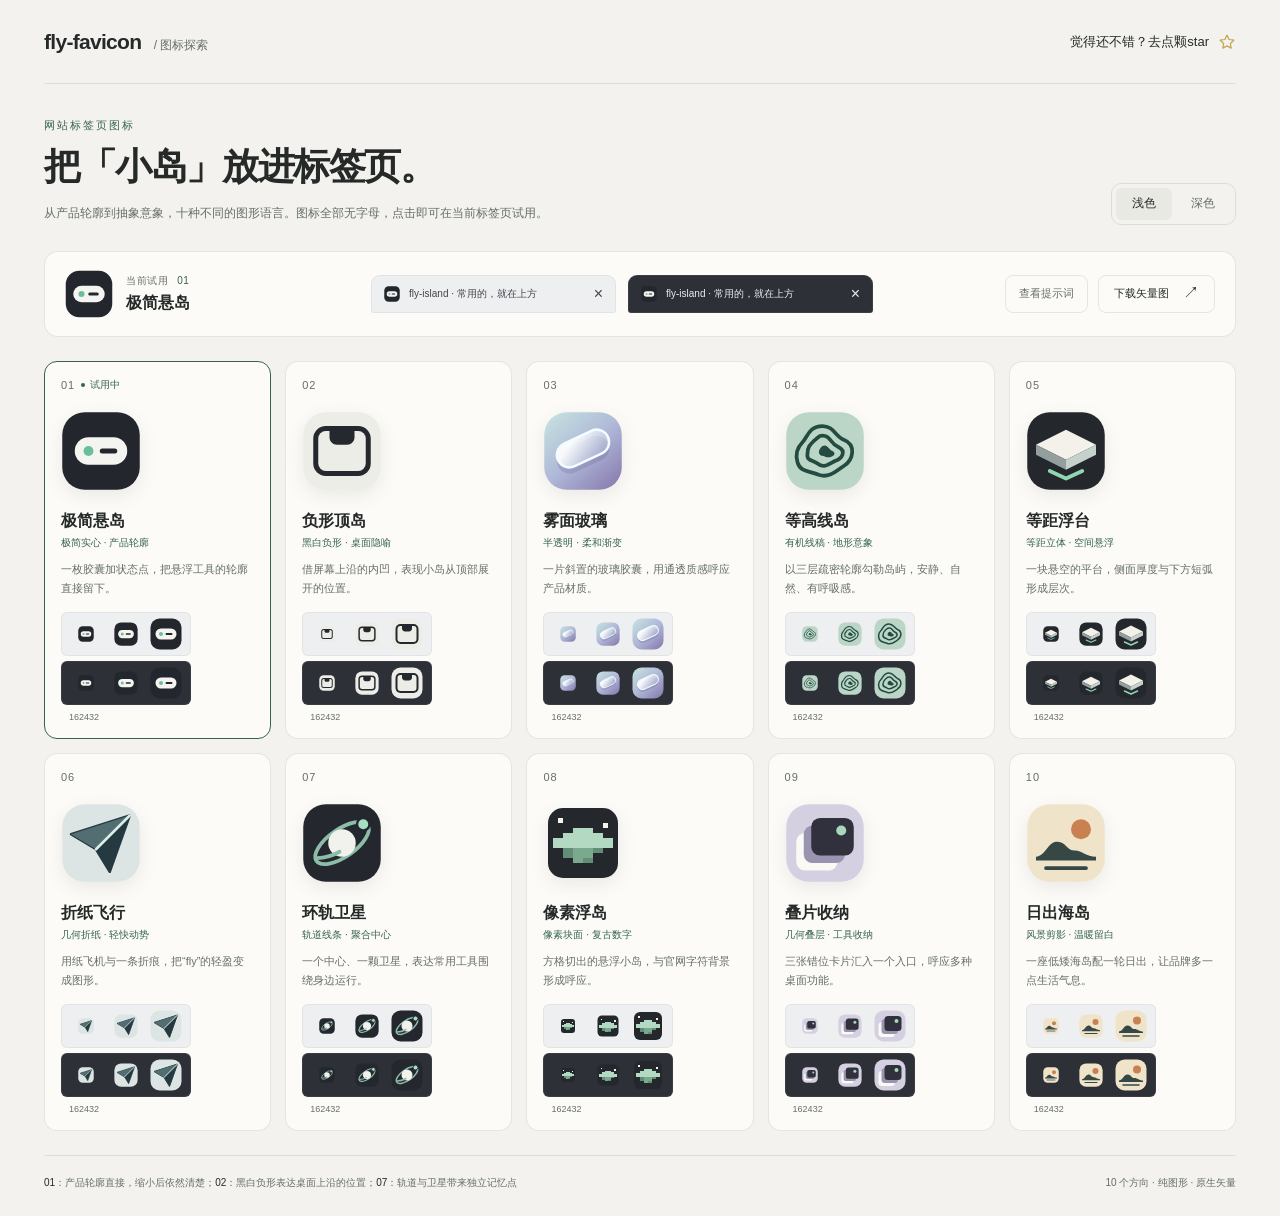
<file: docs/index.html>
<!doctype html>
<html lang="zh-CN" data-theme="light">
  <head>
    <meta charset="UTF-8">
    <meta name="viewport" content="width=device-width, initial-scale=1">
    <meta name="color-scheme" content="light dark">
    <meta name="theme-color" content="#f3f2ee">
    <meta name="description" content="fly-island 网页标签页图标交互对比">
    <link id="preview-favicon" rel="icon" type="image/svg+xml" href="./icons/01-floating-capsule.svg">
    <link rel="stylesheet" href="./preview.css?v=20261026-prompt-actions">
    <script id="comparison-data" type="application/json">{"brand": "fly-island", "original_prompt": "使用fly-favicon，为该项目探索标签页图标", "headline": "把「小岛」放进标签页。", "intro": "从产品轮廓到抽象意象，十种不同的图形语言。图标全部无字母，点击即可在当前标签页试用。", "tab_title": "fly-island · 常用的，就在上方", "edition": "2026.10", "allow_text": false, "download_prefix": "fly-island", "recommendations": [{"id": "01", "reason": "产品轮廓直接，缩小后依然清楚"}, {"id": "02", "reason": "黑白负形表达桌面上沿的位置"}, {"id": "07", "reason": "轨道与卫星带来独立记忆点"}], "directions": [{"id": "01", "title": "极简悬岛", "category": "极简实心 · 产品轮廓", "description": "一枚胶囊加状态点，把悬浮工具的轮廓直接留下。", "icon": "icons/01-floating-capsule.svg"}, {"id": "02", "title": "负形顶岛", "category": "黑白负形 · 桌面隐喻", "description": "借屏幕上沿的内凹，表现小岛从顶部展开的位置。", "icon": "icons/02-negative-notch.svg"}, {"id": "03", "title": "雾面玻璃", "category": "半透明 · 柔和渐变", "description": "一片斜置的玻璃胶囊，用通透质感呼应产品材质。", "icon": "icons/03-glass-island.svg"}, {"id": "04", "title": "等高线岛", "category": "有机线稿 · 地形意象", "description": "以三层疏密轮廓勾勒岛屿，安静、自然、有呼吸感。", "icon": "icons/04-contour-island.svg"}, {"id": "05", "title": "等距浮台", "category": "等距立体 · 空间悬浮", "description": "一块悬空的平台，侧面厚度与下方短弧形成层次。", "icon": "icons/05-isometric-platform.svg"}, {"id": "06", "title": "折纸飞行", "category": "几何折纸 · 轻快动势", "description": "用纸飞机与一条折痕，把“fly”的轻盈变成图形。", "icon": "icons/06-origami-flight.svg"}, {"id": "07", "title": "环轨卫星", "category": "轨道线条 · 聚合中心", "description": "一个中心、一颗卫星，表达常用工具围绕身边运行。", "icon": "icons/07-orbital-island.svg"}, {"id": "08", "title": "像素浮岛", "category": "像素块面 · 复古数字", "description": "方格切出的悬浮小岛，与官网字符背景形成呼应。", "icon": "icons/08-pixel-island.svg"}, {"id": "09", "title": "叠片收纳", "category": "几何叠层 · 工具收纳", "description": "三张错位卡片汇入一个入口，呼应多种桌面功能。", "icon": "icons/09-stacked-trays.svg"}, {"id": "10", "title": "日出海岛", "category": "风景剪影 · 温暖留白", "description": "一座低矮海岛配一轮日出，让品牌多一点生活气息。", "icon": "icons/10-sunrise-island.svg"}]}</script>
    <script src="./preview.js" defer></script>
    <title>极简悬岛 · 图标探索</title>
  </head>
  <body>
    <div class="page">
      <header class="masthead">
        <a class="wordmark" href="https://github.com/flyl1u/fly-favicon" target="_blank" rel="noopener noreferrer">fly-favicon<span> / 图标探索</span></a>
        <a class="star-link" href="https://github.com/flyl1u/fly-favicon" target="_blank" rel="noopener noreferrer">
          <span>觉得还不错？去点颗star</span>
          <svg class="star-icon" width="18" height="18" viewBox="0 0 24 24" fill="none" stroke="currentColor" stroke-width="1.6" stroke-linecap="round" stroke-linejoin="round" aria-hidden="true"><path d="m12 3 2.8 5.7 6.3.9-4.6 4.4 1.1 6.2-5.6-3-5.6 3 1.1-6.2L2.9 9.6l6.3-.9L12 3Z"/></svg>
        </a>
      </header>
      <main>
        <section class="intro" aria-labelledby="page-title">
          <div>
            <p class="eyebrow">网站标签页图标</p>
            <h1 id="page-title">把「小岛」放进标签页。</h1>
            <p class="lede">从产品轮廓到抽象意象，十种不同的图形语言。图标全部无字母，点击即可在当前标签页试用。</p>
          </div>
          <div class="theme-control" role="group" aria-label="对比页背景">
            <button type="button" data-theme-choice="light" aria-pressed="true">浅色</button>
            <button type="button" data-theme-choice="dark" aria-pressed="false">深色</button>
          </div>
        </section>
        <section class="selection" aria-label="当前选中的图标">
          <div class="selected-identity">
            <img id="selected-icon" src="./icons/01-floating-capsule.svg" width="48" height="48" alt="极简悬岛">
            <div><p class="selected-label">当前试用 <span id="selected-number">01</span></p><h2 id="selected-title">极简悬岛</h2></div>
          </div>
          <div class="browser-pair" aria-label="实际 16 像素的标签页预览">
            <div class="browser-tab browser-tab--light"><img class="tab-icon" src="./icons/01-floating-capsule.svg" width="16" height="16" alt=""><span>fly-island · 常用的，就在上方</span><span class="tab-close" aria-hidden="true">×</span></div>
            <div class="browser-tab browser-tab--dark"><img class="tab-icon" src="./icons/01-floating-capsule.svg" width="16" height="16" alt=""><span>fly-island · 常用的，就在上方</span><span class="tab-close" aria-hidden="true">×</span></div>
          </div>
          <div class="selection-actions">
            <button id="view-prompt" class="prompt-trigger" type="button" aria-haspopup="dialog" aria-controls="prompt-dialog">查看提示词</button>
            <a id="download-selected" class="download" href="./icons/01-floating-capsule.svg" download="fly-island-01.svg">下载矢量图 <span aria-hidden="true">↗</span></a>
          </div>
        </section>
        <div id="directions" class="directions" aria-label="图标方案">
          <button class="direction" type="button" data-id="01" aria-pressed="true" aria-label="试用 01 极简悬岛：极简实心 · 产品轮廓">
            <span class="direction-meta"><span class="direction-number">01</span><span class="direction-state" aria-hidden="true">试用中</span></span>
            <span class="artwork"><img src="./icons/01-floating-capsule.svg" width="80" height="80" alt=""></span>
            <span class="direction-title">极简悬岛</span>
            <span class="direction-category">极简实心 · 产品轮廓</span>
            <span class="direction-description">一枚胶囊加状态点，把悬浮工具的轮廓直接留下。</span>
            <span class="samples samples--light" aria-hidden="true"><img src="./icons/01-floating-capsule.svg" width="16" height="16" alt=""><img src="./icons/01-floating-capsule.svg" width="24" height="24" alt=""><img src="./icons/01-floating-capsule.svg" width="32" height="32" alt=""></span><span class="samples samples--dark" aria-hidden="true"><img src="./icons/01-floating-capsule.svg" width="16" height="16" alt=""><img src="./icons/01-floating-capsule.svg" width="24" height="24" alt=""><img src="./icons/01-floating-capsule.svg" width="32" height="32" alt=""></span>
            <span class="sizes" aria-hidden="true"><span>16</span><span>24</span><span>32</span></span>
          </button>
          <button class="direction" type="button" data-id="02" aria-pressed="false" aria-label="试用 02 负形顶岛：黑白负形 · 桌面隐喻">
            <span class="direction-meta"><span class="direction-number">02</span><span class="direction-state" aria-hidden="true">试用中</span></span>
            <span class="artwork"><img src="./icons/02-negative-notch.svg" width="80" height="80" alt=""></span>
            <span class="direction-title">负形顶岛</span>
            <span class="direction-category">黑白负形 · 桌面隐喻</span>
            <span class="direction-description">借屏幕上沿的内凹，表现小岛从顶部展开的位置。</span>
            <span class="samples samples--light" aria-hidden="true"><img src="./icons/02-negative-notch.svg" width="16" height="16" alt=""><img src="./icons/02-negative-notch.svg" width="24" height="24" alt=""><img src="./icons/02-negative-notch.svg" width="32" height="32" alt=""></span><span class="samples samples--dark" aria-hidden="true"><img src="./icons/02-negative-notch.svg" width="16" height="16" alt=""><img src="./icons/02-negative-notch.svg" width="24" height="24" alt=""><img src="./icons/02-negative-notch.svg" width="32" height="32" alt=""></span>
            <span class="sizes" aria-hidden="true"><span>16</span><span>24</span><span>32</span></span>
          </button>
          <button class="direction" type="button" data-id="03" aria-pressed="false" aria-label="试用 03 雾面玻璃：半透明 · 柔和渐变">
            <span class="direction-meta"><span class="direction-number">03</span><span class="direction-state" aria-hidden="true">试用中</span></span>
            <span class="artwork"><img src="./icons/03-glass-island.svg" width="80" height="80" alt=""></span>
            <span class="direction-title">雾面玻璃</span>
            <span class="direction-category">半透明 · 柔和渐变</span>
            <span class="direction-description">一片斜置的玻璃胶囊，用通透质感呼应产品材质。</span>
            <span class="samples samples--light" aria-hidden="true"><img src="./icons/03-glass-island.svg" width="16" height="16" alt=""><img src="./icons/03-glass-island.svg" width="24" height="24" alt=""><img src="./icons/03-glass-island.svg" width="32" height="32" alt=""></span><span class="samples samples--dark" aria-hidden="true"><img src="./icons/03-glass-island.svg" width="16" height="16" alt=""><img src="./icons/03-glass-island.svg" width="24" height="24" alt=""><img src="./icons/03-glass-island.svg" width="32" height="32" alt=""></span>
            <span class="sizes" aria-hidden="true"><span>16</span><span>24</span><span>32</span></span>
          </button>
          <button class="direction" type="button" data-id="04" aria-pressed="false" aria-label="试用 04 等高线岛：有机线稿 · 地形意象">
            <span class="direction-meta"><span class="direction-number">04</span><span class="direction-state" aria-hidden="true">试用中</span></span>
            <span class="artwork"><img src="./icons/04-contour-island.svg" width="80" height="80" alt=""></span>
            <span class="direction-title">等高线岛</span>
            <span class="direction-category">有机线稿 · 地形意象</span>
            <span class="direction-description">以三层疏密轮廓勾勒岛屿，安静、自然、有呼吸感。</span>
            <span class="samples samples--light" aria-hidden="true"><img src="./icons/04-contour-island.svg" width="16" height="16" alt=""><img src="./icons/04-contour-island.svg" width="24" height="24" alt=""><img src="./icons/04-contour-island.svg" width="32" height="32" alt=""></span><span class="samples samples--dark" aria-hidden="true"><img src="./icons/04-contour-island.svg" width="16" height="16" alt=""><img src="./icons/04-contour-island.svg" width="24" height="24" alt=""><img src="./icons/04-contour-island.svg" width="32" height="32" alt=""></span>
            <span class="sizes" aria-hidden="true"><span>16</span><span>24</span><span>32</span></span>
          </button>
          <button class="direction" type="button" data-id="05" aria-pressed="false" aria-label="试用 05 等距浮台：等距立体 · 空间悬浮">
            <span class="direction-meta"><span class="direction-number">05</span><span class="direction-state" aria-hidden="true">试用中</span></span>
            <span class="artwork"><img src="./icons/05-isometric-platform.svg" width="80" height="80" alt=""></span>
            <span class="direction-title">等距浮台</span>
            <span class="direction-category">等距立体 · 空间悬浮</span>
            <span class="direction-description">一块悬空的平台，侧面厚度与下方短弧形成层次。</span>
            <span class="samples samples--light" aria-hidden="true"><img src="./icons/05-isometric-platform.svg" width="16" height="16" alt=""><img src="./icons/05-isometric-platform.svg" width="24" height="24" alt=""><img src="./icons/05-isometric-platform.svg" width="32" height="32" alt=""></span><span class="samples samples--dark" aria-hidden="true"><img src="./icons/05-isometric-platform.svg" width="16" height="16" alt=""><img src="./icons/05-isometric-platform.svg" width="24" height="24" alt=""><img src="./icons/05-isometric-platform.svg" width="32" height="32" alt=""></span>
            <span class="sizes" aria-hidden="true"><span>16</span><span>24</span><span>32</span></span>
          </button>
          <button class="direction" type="button" data-id="06" aria-pressed="false" aria-label="试用 06 折纸飞行：几何折纸 · 轻快动势">
            <span class="direction-meta"><span class="direction-number">06</span><span class="direction-state" aria-hidden="true">试用中</span></span>
            <span class="artwork"><img src="./icons/06-origami-flight.svg" width="80" height="80" alt=""></span>
            <span class="direction-title">折纸飞行</span>
            <span class="direction-category">几何折纸 · 轻快动势</span>
            <span class="direction-description">用纸飞机与一条折痕，把“fly”的轻盈变成图形。</span>
            <span class="samples samples--light" aria-hidden="true"><img src="./icons/06-origami-flight.svg" width="16" height="16" alt=""><img src="./icons/06-origami-flight.svg" width="24" height="24" alt=""><img src="./icons/06-origami-flight.svg" width="32" height="32" alt=""></span><span class="samples samples--dark" aria-hidden="true"><img src="./icons/06-origami-flight.svg" width="16" height="16" alt=""><img src="./icons/06-origami-flight.svg" width="24" height="24" alt=""><img src="./icons/06-origami-flight.svg" width="32" height="32" alt=""></span>
            <span class="sizes" aria-hidden="true"><span>16</span><span>24</span><span>32</span></span>
          </button>
          <button class="direction" type="button" data-id="07" aria-pressed="false" aria-label="试用 07 环轨卫星：轨道线条 · 聚合中心">
            <span class="direction-meta"><span class="direction-number">07</span><span class="direction-state" aria-hidden="true">试用中</span></span>
            <span class="artwork"><img src="./icons/07-orbital-island.svg" width="80" height="80" alt=""></span>
            <span class="direction-title">环轨卫星</span>
            <span class="direction-category">轨道线条 · 聚合中心</span>
            <span class="direction-description">一个中心、一颗卫星，表达常用工具围绕身边运行。</span>
            <span class="samples samples--light" aria-hidden="true"><img src="./icons/07-orbital-island.svg" width="16" height="16" alt=""><img src="./icons/07-orbital-island.svg" width="24" height="24" alt=""><img src="./icons/07-orbital-island.svg" width="32" height="32" alt=""></span><span class="samples samples--dark" aria-hidden="true"><img src="./icons/07-orbital-island.svg" width="16" height="16" alt=""><img src="./icons/07-orbital-island.svg" width="24" height="24" alt=""><img src="./icons/07-orbital-island.svg" width="32" height="32" alt=""></span>
            <span class="sizes" aria-hidden="true"><span>16</span><span>24</span><span>32</span></span>
          </button>
          <button class="direction" type="button" data-id="08" aria-pressed="false" aria-label="试用 08 像素浮岛：像素块面 · 复古数字">
            <span class="direction-meta"><span class="direction-number">08</span><span class="direction-state" aria-hidden="true">试用中</span></span>
            <span class="artwork"><img src="./icons/08-pixel-island.svg" width="80" height="80" alt=""></span>
            <span class="direction-title">像素浮岛</span>
            <span class="direction-category">像素块面 · 复古数字</span>
            <span class="direction-description">方格切出的悬浮小岛，与官网字符背景形成呼应。</span>
            <span class="samples samples--light" aria-hidden="true"><img src="./icons/08-pixel-island.svg" width="16" height="16" alt=""><img src="./icons/08-pixel-island.svg" width="24" height="24" alt=""><img src="./icons/08-pixel-island.svg" width="32" height="32" alt=""></span><span class="samples samples--dark" aria-hidden="true"><img src="./icons/08-pixel-island.svg" width="16" height="16" alt=""><img src="./icons/08-pixel-island.svg" width="24" height="24" alt=""><img src="./icons/08-pixel-island.svg" width="32" height="32" alt=""></span>
            <span class="sizes" aria-hidden="true"><span>16</span><span>24</span><span>32</span></span>
          </button>
          <button class="direction" type="button" data-id="09" aria-pressed="false" aria-label="试用 09 叠片收纳：几何叠层 · 工具收纳">
            <span class="direction-meta"><span class="direction-number">09</span><span class="direction-state" aria-hidden="true">试用中</span></span>
            <span class="artwork"><img src="./icons/09-stacked-trays.svg" width="80" height="80" alt=""></span>
            <span class="direction-title">叠片收纳</span>
            <span class="direction-category">几何叠层 · 工具收纳</span>
            <span class="direction-description">三张错位卡片汇入一个入口，呼应多种桌面功能。</span>
            <span class="samples samples--light" aria-hidden="true"><img src="./icons/09-stacked-trays.svg" width="16" height="16" alt=""><img src="./icons/09-stacked-trays.svg" width="24" height="24" alt=""><img src="./icons/09-stacked-trays.svg" width="32" height="32" alt=""></span><span class="samples samples--dark" aria-hidden="true"><img src="./icons/09-stacked-trays.svg" width="16" height="16" alt=""><img src="./icons/09-stacked-trays.svg" width="24" height="24" alt=""><img src="./icons/09-stacked-trays.svg" width="32" height="32" alt=""></span>
            <span class="sizes" aria-hidden="true"><span>16</span><span>24</span><span>32</span></span>
          </button>
          <button class="direction" type="button" data-id="10" aria-pressed="false" aria-label="试用 10 日出海岛：风景剪影 · 温暖留白">
            <span class="direction-meta"><span class="direction-number">10</span><span class="direction-state" aria-hidden="true">试用中</span></span>
            <span class="artwork"><img src="./icons/10-sunrise-island.svg" width="80" height="80" alt=""></span>
            <span class="direction-title">日出海岛</span>
            <span class="direction-category">风景剪影 · 温暖留白</span>
            <span class="direction-description">一座低矮海岛配一轮日出，让品牌多一点生活气息。</span>
            <span class="samples samples--light" aria-hidden="true"><img src="./icons/10-sunrise-island.svg" width="16" height="16" alt=""><img src="./icons/10-sunrise-island.svg" width="24" height="24" alt=""><img src="./icons/10-sunrise-island.svg" width="32" height="32" alt=""></span><span class="samples samples--dark" aria-hidden="true"><img src="./icons/10-sunrise-island.svg" width="16" height="16" alt=""><img src="./icons/10-sunrise-island.svg" width="24" height="24" alt=""><img src="./icons/10-sunrise-island.svg" width="32" height="32" alt=""></span>
            <span class="sizes" aria-hidden="true"><span>16</span><span>24</span><span>32</span></span>
          </button></div>
        <noscript><p class="lede">当前为静态对比；启用 JavaScript 可点选试用和切换背景。所有 SVG 可从 icons 文件夹单独取用。</p></noscript>
        <p id="selection-status" class="visually-hidden" role="status" aria-live="polite"></p>
      </main>
      <footer><p><strong>01</strong>：产品轮廓直接，缩小后依然清楚；<strong>02</strong>：黑白负形表达桌面上沿的位置；<strong>07</strong>：轨道与卫星带来独立记忆点</p><p>10 个方向 · 纯图形 · 原生矢量</p></footer>
    </div>
    <dialog id="prompt-dialog" class="prompt-dialog" aria-labelledby="prompt-title">
      <div class="prompt-heading">
        <h2 id="prompt-title">原始提示词</h2>
        <button id="close-prompt" class="prompt-close" type="button" aria-label="关闭提示词" autofocus>
          <svg width="18" height="18" viewBox="0 0 24 24" fill="none" stroke="currentColor" stroke-width="1.8" stroke-linecap="round" aria-hidden="true"><path d="m6 6 12 12M6 18 18 6"/></svg>
        </button>
      </div>
      <pre class="prompt-text"><span id="prompt-content">使用fly-favicon，为该项目探索标签页图标</span></pre>
    </dialog>
  </body>
</html>
</file>
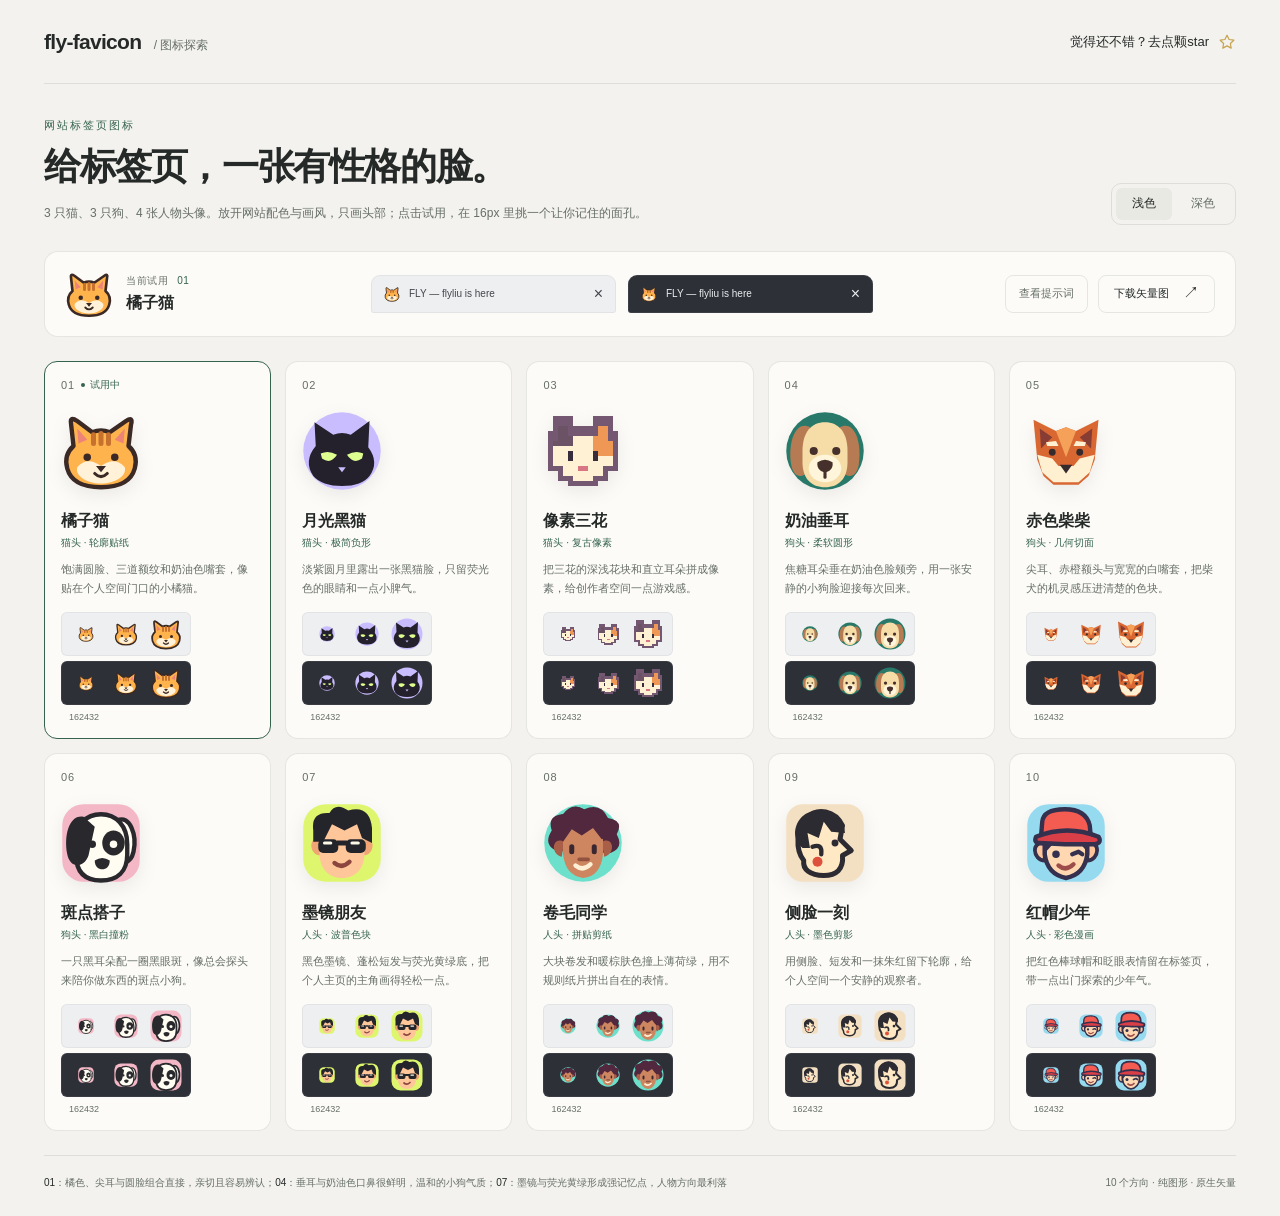
<file: docs/living-heads-01/index.html>
<!doctype html>
<html lang="zh-CN" data-theme="light">
  <head>
    <meta charset="UTF-8">
    <meta name="viewport" content="width=device-width, initial-scale=1">
    <meta name="color-scheme" content="light dark">
    <meta name="theme-color" content="#f3f2ee">
    <meta name="description" content="FLY 网页标签页图标交互对比">
    <link id="preview-favicon" rel="icon" type="image/svg+xml" href="./icons/01.svg">
    <link rel="stylesheet" href="./preview.css?v=20261026-prompt-actions">
    <script id="comparison-data" type="application/json">{"brand": "FLY", "original_prompt": "使用fly-favicon再探索一遍，要活物，人，或者小猫，小狗，不要全身，要头，颜色和风格不要被网站风格局限", "headline": "给标签页，一张有性格的脸。", "intro": "3 只猫、3 只狗、4 张人物头像。放开网站配色与画风，只画头部；点击试用，在 16px 里挑一个让你记住的面孔。", "tab_title": "FLY — flyliu is here", "edition": "头像探索 · 2026.10.26", "allow_text": false, "download_prefix": "FLY", "recommendations": [{"id": "01", "reason": "橘色、尖耳与圆脸组合直接，亲切且容易辨认"}, {"id": "04", "reason": "垂耳与奶油色口鼻很鲜明，温和的小狗气质"}, {"id": "07", "reason": "墨镜与荧光黄绿形成强记忆点，人物方向最利落"}], "directions": [{"id": "01", "title": "橘子猫", "category": "猫头 · 轮廓贴纸", "description": "饱满圆脸、三道额纹和奶油色嘴套，像贴在个人空间门口的小橘猫。", "icon": "icons/01.svg"}, {"id": "02", "title": "月光黑猫", "category": "猫头 · 极简负形", "description": "淡紫圆月里露出一张黑猫脸，只留荧光色的眼睛和一点小脾气。", "icon": "icons/02.svg"}, {"id": "03", "title": "像素三花", "category": "猫头 · 复古像素", "description": "把三花的深浅花块和直立耳朵拼成像素，给创作者空间一点游戏感。", "icon": "icons/03.svg"}, {"id": "04", "title": "奶油垂耳", "category": "狗头 · 柔软圆形", "description": "焦糖耳朵垂在奶油色脸颊旁，用一张安静的小狗脸迎接每次回来。", "icon": "icons/04.svg"}, {"id": "05", "title": "赤色柴柴", "category": "狗头 · 几何切面", "description": "尖耳、赤橙额头与宽宽的白嘴套，把柴犬的机灵感压进清楚的色块。", "icon": "icons/05.svg"}, {"id": "06", "title": "斑点搭子", "category": "狗头 · 黑白撞粉", "description": "一只黑耳朵配一圈黑眼斑，像总会探头来陪你做东西的斑点小狗。", "icon": "icons/06.svg"}, {"id": "07", "title": "墨镜朋友", "category": "人头 · 波普色块", "description": "黑色墨镜、蓬松短发与荧光黄绿底，把个人主页的主角画得轻松一点。", "icon": "icons/07.svg"}, {"id": "08", "title": "卷毛同学", "category": "人头 · 拼贴剪纸", "description": "大块卷发和暖棕肤色撞上薄荷绿，用不规则纸片拼出自在的表情。", "icon": "icons/08.svg"}, {"id": "09", "title": "侧脸一刻", "category": "人头 · 墨色剪影", "description": "用侧脸、短发和一抹朱红留下轮廓，给个人空间一个安静的观察者。", "icon": "icons/09.svg"}, {"id": "10", "title": "红帽少年", "category": "人头 · 彩色漫画", "description": "把红色棒球帽和眨眼表情留在标签页，带一点出门探索的少年气。", "icon": "icons/10.svg"}]}</script>
    <script src="./preview.js" defer></script>
    <title>橘子猫 · 图标探索</title>
  </head>
  <body>
    <div class="page">
      <header class="masthead">
        <a class="wordmark" href="https://github.com/flyl1u/fly-favicon" target="_blank" rel="noopener noreferrer">fly-favicon<span> / 图标探索</span></a>
        <a class="star-link" href="https://github.com/flyl1u/fly-favicon" target="_blank" rel="noopener noreferrer">
          <span>觉得还不错？去点颗star</span>
          <svg class="star-icon" width="18" height="18" viewBox="0 0 24 24" fill="none" stroke="currentColor" stroke-width="1.6" stroke-linecap="round" stroke-linejoin="round" aria-hidden="true"><path d="m12 3 2.8 5.7 6.3.9-4.6 4.4 1.1 6.2-5.6-3-5.6 3 1.1-6.2L2.9 9.6l6.3-.9L12 3Z"/></svg>
        </a>
      </header>
      <main>
        <section class="intro" aria-labelledby="page-title">
          <div>
            <p class="eyebrow">网站标签页图标</p>
            <h1 id="page-title">给标签页，一张有性格的脸。</h1>
            <p class="lede">3 只猫、3 只狗、4 张人物头像。放开网站配色与画风，只画头部；点击试用，在 16px 里挑一个让你记住的面孔。</p>
          </div>
          <div class="theme-control" role="group" aria-label="对比页背景">
            <button type="button" data-theme-choice="light" aria-pressed="true">浅色</button>
            <button type="button" data-theme-choice="dark" aria-pressed="false">深色</button>
          </div>
        </section>
        <section class="selection" aria-label="当前选中的图标">
          <div class="selected-identity">
            <img id="selected-icon" src="./icons/01.svg" width="48" height="48" alt="橘子猫">
            <div><p class="selected-label">当前试用 <span id="selected-number">01</span></p><h2 id="selected-title">橘子猫</h2></div>
          </div>
          <div class="browser-pair" aria-label="实际 16 像素的标签页预览">
            <div class="browser-tab browser-tab--light"><img class="tab-icon" src="./icons/01.svg" width="16" height="16" alt=""><span>FLY — flyliu is here</span><span class="tab-close" aria-hidden="true">×</span></div>
            <div class="browser-tab browser-tab--dark"><img class="tab-icon" src="./icons/01.svg" width="16" height="16" alt=""><span>FLY — flyliu is here</span><span class="tab-close" aria-hidden="true">×</span></div>
          </div>
          <div class="selection-actions">
            <button id="view-prompt" class="prompt-trigger" type="button" aria-haspopup="dialog" aria-controls="prompt-dialog">查看提示词</button>
            <a id="download-selected" class="download" href="./icons/01.svg" download="FLY-01.svg">下载矢量图 <span aria-hidden="true">↗</span></a>
          </div>
        </section>
        <div id="directions" class="directions" aria-label="图标方案">
          <button class="direction" type="button" data-id="01" aria-pressed="true" aria-label="试用 01 橘子猫：猫头 · 轮廓贴纸">
            <span class="direction-meta"><span class="direction-number">01</span><span class="direction-state" aria-hidden="true">试用中</span></span>
            <span class="artwork"><img src="./icons/01.svg" width="80" height="80" alt=""></span>
            <span class="direction-title">橘子猫</span>
            <span class="direction-category">猫头 · 轮廓贴纸</span>
            <span class="direction-description">饱满圆脸、三道额纹和奶油色嘴套，像贴在个人空间门口的小橘猫。</span>
            <span class="samples samples--light" aria-hidden="true"><img src="./icons/01.svg" width="16" height="16" alt=""><img src="./icons/01.svg" width="24" height="24" alt=""><img src="./icons/01.svg" width="32" height="32" alt=""></span><span class="samples samples--dark" aria-hidden="true"><img src="./icons/01.svg" width="16" height="16" alt=""><img src="./icons/01.svg" width="24" height="24" alt=""><img src="./icons/01.svg" width="32" height="32" alt=""></span>
            <span class="sizes" aria-hidden="true"><span>16</span><span>24</span><span>32</span></span>
          </button>
          <button class="direction" type="button" data-id="02" aria-pressed="false" aria-label="试用 02 月光黑猫：猫头 · 极简负形">
            <span class="direction-meta"><span class="direction-number">02</span><span class="direction-state" aria-hidden="true">试用中</span></span>
            <span class="artwork"><img src="./icons/02.svg" width="80" height="80" alt=""></span>
            <span class="direction-title">月光黑猫</span>
            <span class="direction-category">猫头 · 极简负形</span>
            <span class="direction-description">淡紫圆月里露出一张黑猫脸，只留荧光色的眼睛和一点小脾气。</span>
            <span class="samples samples--light" aria-hidden="true"><img src="./icons/02.svg" width="16" height="16" alt=""><img src="./icons/02.svg" width="24" height="24" alt=""><img src="./icons/02.svg" width="32" height="32" alt=""></span><span class="samples samples--dark" aria-hidden="true"><img src="./icons/02.svg" width="16" height="16" alt=""><img src="./icons/02.svg" width="24" height="24" alt=""><img src="./icons/02.svg" width="32" height="32" alt=""></span>
            <span class="sizes" aria-hidden="true"><span>16</span><span>24</span><span>32</span></span>
          </button>
          <button class="direction" type="button" data-id="03" aria-pressed="false" aria-label="试用 03 像素三花：猫头 · 复古像素">
            <span class="direction-meta"><span class="direction-number">03</span><span class="direction-state" aria-hidden="true">试用中</span></span>
            <span class="artwork"><img src="./icons/03.svg" width="80" height="80" alt=""></span>
            <span class="direction-title">像素三花</span>
            <span class="direction-category">猫头 · 复古像素</span>
            <span class="direction-description">把三花的深浅花块和直立耳朵拼成像素，给创作者空间一点游戏感。</span>
            <span class="samples samples--light" aria-hidden="true"><img src="./icons/03.svg" width="16" height="16" alt=""><img src="./icons/03.svg" width="24" height="24" alt=""><img src="./icons/03.svg" width="32" height="32" alt=""></span><span class="samples samples--dark" aria-hidden="true"><img src="./icons/03.svg" width="16" height="16" alt=""><img src="./icons/03.svg" width="24" height="24" alt=""><img src="./icons/03.svg" width="32" height="32" alt=""></span>
            <span class="sizes" aria-hidden="true"><span>16</span><span>24</span><span>32</span></span>
          </button>
          <button class="direction" type="button" data-id="04" aria-pressed="false" aria-label="试用 04 奶油垂耳：狗头 · 柔软圆形">
            <span class="direction-meta"><span class="direction-number">04</span><span class="direction-state" aria-hidden="true">试用中</span></span>
            <span class="artwork"><img src="./icons/04.svg" width="80" height="80" alt=""></span>
            <span class="direction-title">奶油垂耳</span>
            <span class="direction-category">狗头 · 柔软圆形</span>
            <span class="direction-description">焦糖耳朵垂在奶油色脸颊旁，用一张安静的小狗脸迎接每次回来。</span>
            <span class="samples samples--light" aria-hidden="true"><img src="./icons/04.svg" width="16" height="16" alt=""><img src="./icons/04.svg" width="24" height="24" alt=""><img src="./icons/04.svg" width="32" height="32" alt=""></span><span class="samples samples--dark" aria-hidden="true"><img src="./icons/04.svg" width="16" height="16" alt=""><img src="./icons/04.svg" width="24" height="24" alt=""><img src="./icons/04.svg" width="32" height="32" alt=""></span>
            <span class="sizes" aria-hidden="true"><span>16</span><span>24</span><span>32</span></span>
          </button>
          <button class="direction" type="button" data-id="05" aria-pressed="false" aria-label="试用 05 赤色柴柴：狗头 · 几何切面">
            <span class="direction-meta"><span class="direction-number">05</span><span class="direction-state" aria-hidden="true">试用中</span></span>
            <span class="artwork"><img src="./icons/05.svg" width="80" height="80" alt=""></span>
            <span class="direction-title">赤色柴柴</span>
            <span class="direction-category">狗头 · 几何切面</span>
            <span class="direction-description">尖耳、赤橙额头与宽宽的白嘴套，把柴犬的机灵感压进清楚的色块。</span>
            <span class="samples samples--light" aria-hidden="true"><img src="./icons/05.svg" width="16" height="16" alt=""><img src="./icons/05.svg" width="24" height="24" alt=""><img src="./icons/05.svg" width="32" height="32" alt=""></span><span class="samples samples--dark" aria-hidden="true"><img src="./icons/05.svg" width="16" height="16" alt=""><img src="./icons/05.svg" width="24" height="24" alt=""><img src="./icons/05.svg" width="32" height="32" alt=""></span>
            <span class="sizes" aria-hidden="true"><span>16</span><span>24</span><span>32</span></span>
          </button>
          <button class="direction" type="button" data-id="06" aria-pressed="false" aria-label="试用 06 斑点搭子：狗头 · 黑白撞粉">
            <span class="direction-meta"><span class="direction-number">06</span><span class="direction-state" aria-hidden="true">试用中</span></span>
            <span class="artwork"><img src="./icons/06.svg" width="80" height="80" alt=""></span>
            <span class="direction-title">斑点搭子</span>
            <span class="direction-category">狗头 · 黑白撞粉</span>
            <span class="direction-description">一只黑耳朵配一圈黑眼斑，像总会探头来陪你做东西的斑点小狗。</span>
            <span class="samples samples--light" aria-hidden="true"><img src="./icons/06.svg" width="16" height="16" alt=""><img src="./icons/06.svg" width="24" height="24" alt=""><img src="./icons/06.svg" width="32" height="32" alt=""></span><span class="samples samples--dark" aria-hidden="true"><img src="./icons/06.svg" width="16" height="16" alt=""><img src="./icons/06.svg" width="24" height="24" alt=""><img src="./icons/06.svg" width="32" height="32" alt=""></span>
            <span class="sizes" aria-hidden="true"><span>16</span><span>24</span><span>32</span></span>
          </button>
          <button class="direction" type="button" data-id="07" aria-pressed="false" aria-label="试用 07 墨镜朋友：人头 · 波普色块">
            <span class="direction-meta"><span class="direction-number">07</span><span class="direction-state" aria-hidden="true">试用中</span></span>
            <span class="artwork"><img src="./icons/07.svg" width="80" height="80" alt=""></span>
            <span class="direction-title">墨镜朋友</span>
            <span class="direction-category">人头 · 波普色块</span>
            <span class="direction-description">黑色墨镜、蓬松短发与荧光黄绿底，把个人主页的主角画得轻松一点。</span>
            <span class="samples samples--light" aria-hidden="true"><img src="./icons/07.svg" width="16" height="16" alt=""><img src="./icons/07.svg" width="24" height="24" alt=""><img src="./icons/07.svg" width="32" height="32" alt=""></span><span class="samples samples--dark" aria-hidden="true"><img src="./icons/07.svg" width="16" height="16" alt=""><img src="./icons/07.svg" width="24" height="24" alt=""><img src="./icons/07.svg" width="32" height="32" alt=""></span>
            <span class="sizes" aria-hidden="true"><span>16</span><span>24</span><span>32</span></span>
          </button>
          <button class="direction" type="button" data-id="08" aria-pressed="false" aria-label="试用 08 卷毛同学：人头 · 拼贴剪纸">
            <span class="direction-meta"><span class="direction-number">08</span><span class="direction-state" aria-hidden="true">试用中</span></span>
            <span class="artwork"><img src="./icons/08.svg" width="80" height="80" alt=""></span>
            <span class="direction-title">卷毛同学</span>
            <span class="direction-category">人头 · 拼贴剪纸</span>
            <span class="direction-description">大块卷发和暖棕肤色撞上薄荷绿，用不规则纸片拼出自在的表情。</span>
            <span class="samples samples--light" aria-hidden="true"><img src="./icons/08.svg" width="16" height="16" alt=""><img src="./icons/08.svg" width="24" height="24" alt=""><img src="./icons/08.svg" width="32" height="32" alt=""></span><span class="samples samples--dark" aria-hidden="true"><img src="./icons/08.svg" width="16" height="16" alt=""><img src="./icons/08.svg" width="24" height="24" alt=""><img src="./icons/08.svg" width="32" height="32" alt=""></span>
            <span class="sizes" aria-hidden="true"><span>16</span><span>24</span><span>32</span></span>
          </button>
          <button class="direction" type="button" data-id="09" aria-pressed="false" aria-label="试用 09 侧脸一刻：人头 · 墨色剪影">
            <span class="direction-meta"><span class="direction-number">09</span><span class="direction-state" aria-hidden="true">试用中</span></span>
            <span class="artwork"><img src="./icons/09.svg" width="80" height="80" alt=""></span>
            <span class="direction-title">侧脸一刻</span>
            <span class="direction-category">人头 · 墨色剪影</span>
            <span class="direction-description">用侧脸、短发和一抹朱红留下轮廓，给个人空间一个安静的观察者。</span>
            <span class="samples samples--light" aria-hidden="true"><img src="./icons/09.svg" width="16" height="16" alt=""><img src="./icons/09.svg" width="24" height="24" alt=""><img src="./icons/09.svg" width="32" height="32" alt=""></span><span class="samples samples--dark" aria-hidden="true"><img src="./icons/09.svg" width="16" height="16" alt=""><img src="./icons/09.svg" width="24" height="24" alt=""><img src="./icons/09.svg" width="32" height="32" alt=""></span>
            <span class="sizes" aria-hidden="true"><span>16</span><span>24</span><span>32</span></span>
          </button>
          <button class="direction" type="button" data-id="10" aria-pressed="false" aria-label="试用 10 红帽少年：人头 · 彩色漫画">
            <span class="direction-meta"><span class="direction-number">10</span><span class="direction-state" aria-hidden="true">试用中</span></span>
            <span class="artwork"><img src="./icons/10.svg" width="80" height="80" alt=""></span>
            <span class="direction-title">红帽少年</span>
            <span class="direction-category">人头 · 彩色漫画</span>
            <span class="direction-description">把红色棒球帽和眨眼表情留在标签页，带一点出门探索的少年气。</span>
            <span class="samples samples--light" aria-hidden="true"><img src="./icons/10.svg" width="16" height="16" alt=""><img src="./icons/10.svg" width="24" height="24" alt=""><img src="./icons/10.svg" width="32" height="32" alt=""></span><span class="samples samples--dark" aria-hidden="true"><img src="./icons/10.svg" width="16" height="16" alt=""><img src="./icons/10.svg" width="24" height="24" alt=""><img src="./icons/10.svg" width="32" height="32" alt=""></span>
            <span class="sizes" aria-hidden="true"><span>16</span><span>24</span><span>32</span></span>
          </button></div>
        <noscript><p class="lede">当前为静态对比；启用 JavaScript 可点选试用和切换背景。所有 SVG 可从 icons 文件夹单独取用。</p></noscript>
        <p id="selection-status" class="visually-hidden" role="status" aria-live="polite"></p>
      </main>
      <footer><p><strong>01</strong>：橘色、尖耳与圆脸组合直接，亲切且容易辨认；<strong>04</strong>：垂耳与奶油色口鼻很鲜明，温和的小狗气质；<strong>07</strong>：墨镜与荧光黄绿形成强记忆点，人物方向最利落</p><p>10 个方向 · 纯图形 · 原生矢量</p></footer>
    </div>
    <dialog id="prompt-dialog" class="prompt-dialog" aria-labelledby="prompt-title">
      <div class="prompt-heading">
        <h2 id="prompt-title">原始提示词</h2>
        <button id="close-prompt" class="prompt-close" type="button" aria-label="关闭提示词" autofocus>
          <svg width="18" height="18" viewBox="0 0 24 24" fill="none" stroke="currentColor" stroke-width="1.8" stroke-linecap="round" aria-hidden="true"><path d="m6 6 12 12M6 18 18 6"/></svg>
        </button>
      </div>
      <pre class="prompt-text"><span id="prompt-content">使用fly-favicon再探索一遍，要活物，人，或者小猫，小狗，不要全身，要头，颜色和风格不要被网站风格局限</span></pre>
    </dialog>
  </body>
</html>
</file>
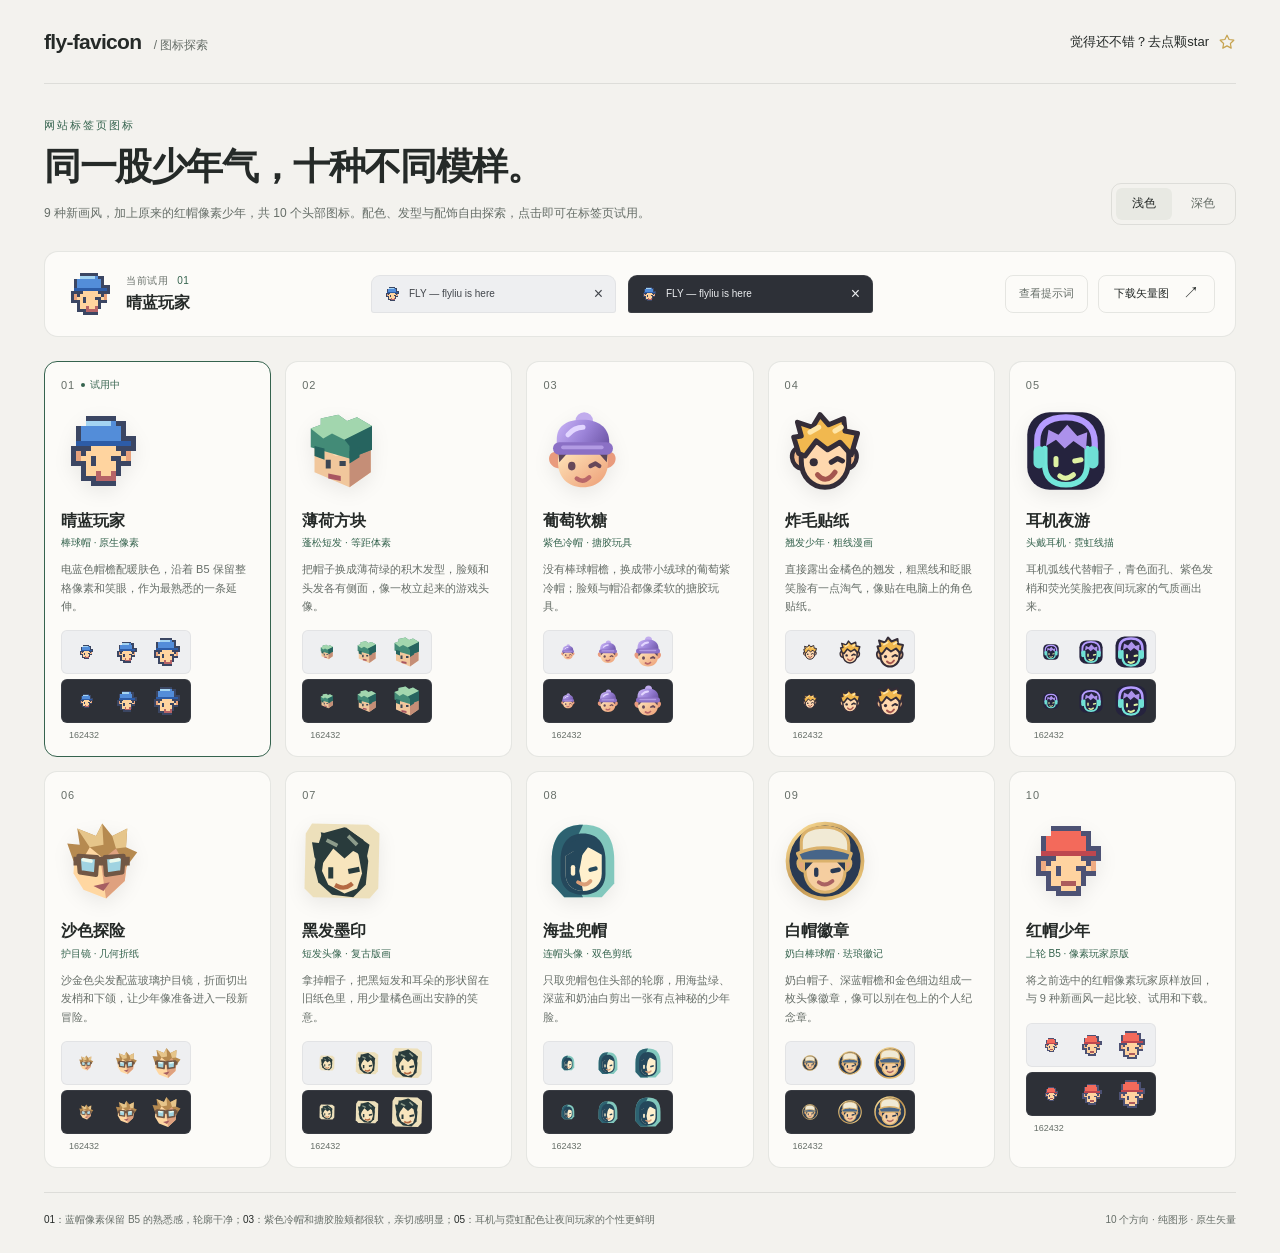
<file: docs/pixel-player-styles-03/index.html>
<!doctype html>
<html lang="zh-CN" data-theme="light">
  <head>
    <meta charset="UTF-8">
    <meta name="viewport" content="width=device-width, initial-scale=1">
    <meta name="color-scheme" content="light dark">
    <meta name="theme-color" content="#f3f2ee">
    <meta name="description" content="FLY 网页标签页图标交互对比">
    <link id="preview-favicon" rel="icon" type="image/svg+xml" href="./icons/01.svg">
    <link rel="stylesheet" href="./preview.css?v=20261026-prompt-actions">
    <script id="comparison-data" type="application/json">{"brand": "FLY", "original_prompt": "像素玩家不错，在此基础上探索9种不同风格的图标，使用fly-favicon\n你这全是红色帽子 大哥\n把之前的红帽少年也加进去 一共十个\n一行五个哦", "headline": "同一股少年气，十种不同模样。", "intro": "9 种新画风，加上原来的红帽像素少年，共 10 个头部图标。配色、发型与配饰自由探索，点击即可在标签页试用。", "tab_title": "FLY — flyliu is here", "edition": "像素玩家 · 第三轮", "allow_text": false, "download_prefix": "FLY", "recommendations": [{"id": "01", "reason": "蓝帽像素保留 B5 的熟悉感，轮廓干净"}, {"id": "03", "reason": "紫色冷帽和搪胶脸颊都很软，亲切感明显"}, {"id": "05", "reason": "耳机与霓虹配色让夜间玩家的个性更鲜明"}], "directions": [{"id": "01", "title": "晴蓝玩家", "category": "棒球帽 · 原生像素", "description": "电蓝色帽檐配暖肤色，沿着 B5 保留整格像素和笑眼，作为最熟悉的一条延伸。", "icon": "icons/01.svg"}, {"id": "02", "title": "薄荷方块", "category": "蓬松短发 · 等距体素", "description": "把帽子换成薄荷绿的积木发型，脸颊和头发各有侧面，像一枚立起来的游戏头像。", "icon": "icons/02.svg"}, {"id": "03", "title": "葡萄软糖", "category": "紫色冷帽 · 搪胶玩具", "description": "没有棒球帽檐，换成带小绒球的葡萄紫冷帽；脸颊与帽沿都像柔软的搪胶玩具。", "icon": "icons/03.svg"}, {"id": "04", "title": "炸毛贴纸", "category": "翘发少年 · 粗线漫画", "description": "直接露出金橘色的翘发，粗黑线和眨眼笑脸有一点淘气，像贴在电脑上的角色贴纸。", "icon": "icons/04.svg"}, {"id": "05", "title": "耳机夜游", "category": "头戴耳机 · 霓虹线描", "description": "耳机弧线代替帽子，青色面孔、紫色发梢和荧光笑脸把夜间玩家的气质画出来。", "icon": "icons/05.svg"}, {"id": "06", "title": "沙色探险", "category": "护目镜 · 几何折纸", "description": "沙金色尖发配蓝玻璃护目镜，折面切出发梢和下颌，让少年像准备进入一段新冒险。", "icon": "icons/06.svg"}, {"id": "07", "title": "黑发墨印", "category": "短发头像 · 复古版画", "description": "拿掉帽子，把黑短发和耳朵的形状留在旧纸色里，用少量橘色画出安静的笑意。", "icon": "icons/07.svg"}, {"id": "08", "title": "海盐兜帽", "category": "连帽头像 · 双色剪纸", "description": "只取兜帽包住头部的轮廓，用海盐绿、深蓝和奶油白剪出一张有点神秘的少年脸。", "icon": "icons/08.svg"}, {"id": "09", "title": "白帽徽章", "category": "奶白棒球帽 · 珐琅徽记", "description": "奶白帽子、深蓝帽檐和金色细边组成一枚头像徽章，像可以别在包上的个人纪念章。", "icon": "icons/09.svg"}, {"id": "10", "title": "红帽少年", "category": "上轮 B5 · 像素玩家原版", "description": "将之前选中的红帽像素玩家原样放回，与 9 种新画风一起比较、试用和下载。", "icon": "icons/10.svg"}]}</script>
    <script src="./preview.js" defer></script>
    <title>晴蓝玩家 · 图标探索</title>
  </head>
  <body>
    <div class="page">
      <header class="masthead">
        <a class="wordmark" href="https://github.com/flyl1u/fly-favicon" target="_blank" rel="noopener noreferrer">fly-favicon<span> / 图标探索</span></a>
        <a class="star-link" href="https://github.com/flyl1u/fly-favicon" target="_blank" rel="noopener noreferrer">
          <span>觉得还不错？去点颗star</span>
          <svg class="star-icon" width="18" height="18" viewBox="0 0 24 24" fill="none" stroke="currentColor" stroke-width="1.6" stroke-linecap="round" stroke-linejoin="round" aria-hidden="true"><path d="m12 3 2.8 5.7 6.3.9-4.6 4.4 1.1 6.2-5.6-3-5.6 3 1.1-6.2L2.9 9.6l6.3-.9L12 3Z"/></svg>
        </a>
      </header>
      <main>
        <section class="intro" aria-labelledby="page-title">
          <div>
            <p class="eyebrow">网站标签页图标</p>
            <h1 id="page-title">同一股少年气，十种不同模样。</h1>
            <p class="lede">9 种新画风，加上原来的红帽像素少年，共 10 个头部图标。配色、发型与配饰自由探索，点击即可在标签页试用。</p>
          </div>
          <div class="theme-control" role="group" aria-label="对比页背景">
            <button type="button" data-theme-choice="light" aria-pressed="true">浅色</button>
            <button type="button" data-theme-choice="dark" aria-pressed="false">深色</button>
          </div>
        </section>
        <section class="selection" aria-label="当前选中的图标">
          <div class="selected-identity">
            <img id="selected-icon" src="./icons/01.svg" width="48" height="48" alt="晴蓝玩家">
            <div><p class="selected-label">当前试用 <span id="selected-number">01</span></p><h2 id="selected-title">晴蓝玩家</h2></div>
          </div>
          <div class="browser-pair" aria-label="实际 16 像素的标签页预览">
            <div class="browser-tab browser-tab--light"><img class="tab-icon" src="./icons/01.svg" width="16" height="16" alt=""><span>FLY — flyliu is here</span><span class="tab-close" aria-hidden="true">×</span></div>
            <div class="browser-tab browser-tab--dark"><img class="tab-icon" src="./icons/01.svg" width="16" height="16" alt=""><span>FLY — flyliu is here</span><span class="tab-close" aria-hidden="true">×</span></div>
          </div>
          <div class="selection-actions">
            <button id="view-prompt" class="prompt-trigger" type="button" aria-haspopup="dialog" aria-controls="prompt-dialog">查看提示词</button>
            <a id="download-selected" class="download" href="./icons/01.svg" download="FLY-01.svg">下载矢量图 <span aria-hidden="true">↗</span></a>
          </div>
        </section>
        <div id="directions" class="directions" aria-label="图标方案">
          <button class="direction" type="button" data-id="01" aria-pressed="true" aria-label="试用 01 晴蓝玩家：棒球帽 · 原生像素">
            <span class="direction-meta"><span class="direction-number">01</span><span class="direction-state" aria-hidden="true">试用中</span></span>
            <span class="artwork"><img src="./icons/01.svg" width="80" height="80" alt=""></span>
            <span class="direction-title">晴蓝玩家</span>
            <span class="direction-category">棒球帽 · 原生像素</span>
            <span class="direction-description">电蓝色帽檐配暖肤色，沿着 B5 保留整格像素和笑眼，作为最熟悉的一条延伸。</span>
            <span class="samples samples--light" aria-hidden="true"><img src="./icons/01.svg" width="16" height="16" alt=""><img src="./icons/01.svg" width="24" height="24" alt=""><img src="./icons/01.svg" width="32" height="32" alt=""></span><span class="samples samples--dark" aria-hidden="true"><img src="./icons/01.svg" width="16" height="16" alt=""><img src="./icons/01.svg" width="24" height="24" alt=""><img src="./icons/01.svg" width="32" height="32" alt=""></span>
            <span class="sizes" aria-hidden="true"><span>16</span><span>24</span><span>32</span></span>
          </button>
          <button class="direction" type="button" data-id="02" aria-pressed="false" aria-label="试用 02 薄荷方块：蓬松短发 · 等距体素">
            <span class="direction-meta"><span class="direction-number">02</span><span class="direction-state" aria-hidden="true">试用中</span></span>
            <span class="artwork"><img src="./icons/02.svg" width="80" height="80" alt=""></span>
            <span class="direction-title">薄荷方块</span>
            <span class="direction-category">蓬松短发 · 等距体素</span>
            <span class="direction-description">把帽子换成薄荷绿的积木发型，脸颊和头发各有侧面，像一枚立起来的游戏头像。</span>
            <span class="samples samples--light" aria-hidden="true"><img src="./icons/02.svg" width="16" height="16" alt=""><img src="./icons/02.svg" width="24" height="24" alt=""><img src="./icons/02.svg" width="32" height="32" alt=""></span><span class="samples samples--dark" aria-hidden="true"><img src="./icons/02.svg" width="16" height="16" alt=""><img src="./icons/02.svg" width="24" height="24" alt=""><img src="./icons/02.svg" width="32" height="32" alt=""></span>
            <span class="sizes" aria-hidden="true"><span>16</span><span>24</span><span>32</span></span>
          </button>
          <button class="direction" type="button" data-id="03" aria-pressed="false" aria-label="试用 03 葡萄软糖：紫色冷帽 · 搪胶玩具">
            <span class="direction-meta"><span class="direction-number">03</span><span class="direction-state" aria-hidden="true">试用中</span></span>
            <span class="artwork"><img src="./icons/03.svg" width="80" height="80" alt=""></span>
            <span class="direction-title">葡萄软糖</span>
            <span class="direction-category">紫色冷帽 · 搪胶玩具</span>
            <span class="direction-description">没有棒球帽檐，换成带小绒球的葡萄紫冷帽；脸颊与帽沿都像柔软的搪胶玩具。</span>
            <span class="samples samples--light" aria-hidden="true"><img src="./icons/03.svg" width="16" height="16" alt=""><img src="./icons/03.svg" width="24" height="24" alt=""><img src="./icons/03.svg" width="32" height="32" alt=""></span><span class="samples samples--dark" aria-hidden="true"><img src="./icons/03.svg" width="16" height="16" alt=""><img src="./icons/03.svg" width="24" height="24" alt=""><img src="./icons/03.svg" width="32" height="32" alt=""></span>
            <span class="sizes" aria-hidden="true"><span>16</span><span>24</span><span>32</span></span>
          </button>
          <button class="direction" type="button" data-id="04" aria-pressed="false" aria-label="试用 04 炸毛贴纸：翘发少年 · 粗线漫画">
            <span class="direction-meta"><span class="direction-number">04</span><span class="direction-state" aria-hidden="true">试用中</span></span>
            <span class="artwork"><img src="./icons/04.svg" width="80" height="80" alt=""></span>
            <span class="direction-title">炸毛贴纸</span>
            <span class="direction-category">翘发少年 · 粗线漫画</span>
            <span class="direction-description">直接露出金橘色的翘发，粗黑线和眨眼笑脸有一点淘气，像贴在电脑上的角色贴纸。</span>
            <span class="samples samples--light" aria-hidden="true"><img src="./icons/04.svg" width="16" height="16" alt=""><img src="./icons/04.svg" width="24" height="24" alt=""><img src="./icons/04.svg" width="32" height="32" alt=""></span><span class="samples samples--dark" aria-hidden="true"><img src="./icons/04.svg" width="16" height="16" alt=""><img src="./icons/04.svg" width="24" height="24" alt=""><img src="./icons/04.svg" width="32" height="32" alt=""></span>
            <span class="sizes" aria-hidden="true"><span>16</span><span>24</span><span>32</span></span>
          </button>
          <button class="direction" type="button" data-id="05" aria-pressed="false" aria-label="试用 05 耳机夜游：头戴耳机 · 霓虹线描">
            <span class="direction-meta"><span class="direction-number">05</span><span class="direction-state" aria-hidden="true">试用中</span></span>
            <span class="artwork"><img src="./icons/05.svg" width="80" height="80" alt=""></span>
            <span class="direction-title">耳机夜游</span>
            <span class="direction-category">头戴耳机 · 霓虹线描</span>
            <span class="direction-description">耳机弧线代替帽子，青色面孔、紫色发梢和荧光笑脸把夜间玩家的气质画出来。</span>
            <span class="samples samples--light" aria-hidden="true"><img src="./icons/05.svg" width="16" height="16" alt=""><img src="./icons/05.svg" width="24" height="24" alt=""><img src="./icons/05.svg" width="32" height="32" alt=""></span><span class="samples samples--dark" aria-hidden="true"><img src="./icons/05.svg" width="16" height="16" alt=""><img src="./icons/05.svg" width="24" height="24" alt=""><img src="./icons/05.svg" width="32" height="32" alt=""></span>
            <span class="sizes" aria-hidden="true"><span>16</span><span>24</span><span>32</span></span>
          </button>
          <button class="direction" type="button" data-id="06" aria-pressed="false" aria-label="试用 06 沙色探险：护目镜 · 几何折纸">
            <span class="direction-meta"><span class="direction-number">06</span><span class="direction-state" aria-hidden="true">试用中</span></span>
            <span class="artwork"><img src="./icons/06.svg" width="80" height="80" alt=""></span>
            <span class="direction-title">沙色探险</span>
            <span class="direction-category">护目镜 · 几何折纸</span>
            <span class="direction-description">沙金色尖发配蓝玻璃护目镜，折面切出发梢和下颌，让少年像准备进入一段新冒险。</span>
            <span class="samples samples--light" aria-hidden="true"><img src="./icons/06.svg" width="16" height="16" alt=""><img src="./icons/06.svg" width="24" height="24" alt=""><img src="./icons/06.svg" width="32" height="32" alt=""></span><span class="samples samples--dark" aria-hidden="true"><img src="./icons/06.svg" width="16" height="16" alt=""><img src="./icons/06.svg" width="24" height="24" alt=""><img src="./icons/06.svg" width="32" height="32" alt=""></span>
            <span class="sizes" aria-hidden="true"><span>16</span><span>24</span><span>32</span></span>
          </button>
          <button class="direction" type="button" data-id="07" aria-pressed="false" aria-label="试用 07 黑发墨印：短发头像 · 复古版画">
            <span class="direction-meta"><span class="direction-number">07</span><span class="direction-state" aria-hidden="true">试用中</span></span>
            <span class="artwork"><img src="./icons/07.svg" width="80" height="80" alt=""></span>
            <span class="direction-title">黑发墨印</span>
            <span class="direction-category">短发头像 · 复古版画</span>
            <span class="direction-description">拿掉帽子，把黑短发和耳朵的形状留在旧纸色里，用少量橘色画出安静的笑意。</span>
            <span class="samples samples--light" aria-hidden="true"><img src="./icons/07.svg" width="16" height="16" alt=""><img src="./icons/07.svg" width="24" height="24" alt=""><img src="./icons/07.svg" width="32" height="32" alt=""></span><span class="samples samples--dark" aria-hidden="true"><img src="./icons/07.svg" width="16" height="16" alt=""><img src="./icons/07.svg" width="24" height="24" alt=""><img src="./icons/07.svg" width="32" height="32" alt=""></span>
            <span class="sizes" aria-hidden="true"><span>16</span><span>24</span><span>32</span></span>
          </button>
          <button class="direction" type="button" data-id="08" aria-pressed="false" aria-label="试用 08 海盐兜帽：连帽头像 · 双色剪纸">
            <span class="direction-meta"><span class="direction-number">08</span><span class="direction-state" aria-hidden="true">试用中</span></span>
            <span class="artwork"><img src="./icons/08.svg" width="80" height="80" alt=""></span>
            <span class="direction-title">海盐兜帽</span>
            <span class="direction-category">连帽头像 · 双色剪纸</span>
            <span class="direction-description">只取兜帽包住头部的轮廓，用海盐绿、深蓝和奶油白剪出一张有点神秘的少年脸。</span>
            <span class="samples samples--light" aria-hidden="true"><img src="./icons/08.svg" width="16" height="16" alt=""><img src="./icons/08.svg" width="24" height="24" alt=""><img src="./icons/08.svg" width="32" height="32" alt=""></span><span class="samples samples--dark" aria-hidden="true"><img src="./icons/08.svg" width="16" height="16" alt=""><img src="./icons/08.svg" width="24" height="24" alt=""><img src="./icons/08.svg" width="32" height="32" alt=""></span>
            <span class="sizes" aria-hidden="true"><span>16</span><span>24</span><span>32</span></span>
          </button>
          <button class="direction" type="button" data-id="09" aria-pressed="false" aria-label="试用 09 白帽徽章：奶白棒球帽 · 珐琅徽记">
            <span class="direction-meta"><span class="direction-number">09</span><span class="direction-state" aria-hidden="true">试用中</span></span>
            <span class="artwork"><img src="./icons/09.svg" width="80" height="80" alt=""></span>
            <span class="direction-title">白帽徽章</span>
            <span class="direction-category">奶白棒球帽 · 珐琅徽记</span>
            <span class="direction-description">奶白帽子、深蓝帽檐和金色细边组成一枚头像徽章，像可以别在包上的个人纪念章。</span>
            <span class="samples samples--light" aria-hidden="true"><img src="./icons/09.svg" width="16" height="16" alt=""><img src="./icons/09.svg" width="24" height="24" alt=""><img src="./icons/09.svg" width="32" height="32" alt=""></span><span class="samples samples--dark" aria-hidden="true"><img src="./icons/09.svg" width="16" height="16" alt=""><img src="./icons/09.svg" width="24" height="24" alt=""><img src="./icons/09.svg" width="32" height="32" alt=""></span>
            <span class="sizes" aria-hidden="true"><span>16</span><span>24</span><span>32</span></span>
          </button>
          <button class="direction" type="button" data-id="10" aria-pressed="false" aria-label="试用 10 红帽少年：上轮 B5 · 像素玩家原版">
            <span class="direction-meta"><span class="direction-number">10</span><span class="direction-state" aria-hidden="true">试用中</span></span>
            <span class="artwork"><img src="./icons/10.svg" width="80" height="80" alt=""></span>
            <span class="direction-title">红帽少年</span>
            <span class="direction-category">上轮 B5 · 像素玩家原版</span>
            <span class="direction-description">将之前选中的红帽像素玩家原样放回，与 9 种新画风一起比较、试用和下载。</span>
            <span class="samples samples--light" aria-hidden="true"><img src="./icons/10.svg" width="16" height="16" alt=""><img src="./icons/10.svg" width="24" height="24" alt=""><img src="./icons/10.svg" width="32" height="32" alt=""></span><span class="samples samples--dark" aria-hidden="true"><img src="./icons/10.svg" width="16" height="16" alt=""><img src="./icons/10.svg" width="24" height="24" alt=""><img src="./icons/10.svg" width="32" height="32" alt=""></span>
            <span class="sizes" aria-hidden="true"><span>16</span><span>24</span><span>32</span></span>
          </button></div>
        <noscript><p class="lede">当前为静态对比；启用 JavaScript 可点选试用和切换背景。所有 SVG 可从 icons 文件夹单独取用。</p></noscript>
        <p id="selection-status" class="visually-hidden" role="status" aria-live="polite"></p>
      </main>
      <footer><p><strong>01</strong>：蓝帽像素保留 B5 的熟悉感，轮廓干净；<strong>03</strong>：紫色冷帽和搪胶脸颊都很软，亲切感明显；<strong>05</strong>：耳机与霓虹配色让夜间玩家的个性更鲜明</p><p>10 个方向 · 纯图形 · 原生矢量</p></footer>
    </div>
    <dialog id="prompt-dialog" class="prompt-dialog" aria-labelledby="prompt-title">
      <div class="prompt-heading">
        <h2 id="prompt-title">原始提示词</h2>
        <button id="close-prompt" class="prompt-close" type="button" aria-label="关闭提示词" autofocus>
          <svg width="18" height="18" viewBox="0 0 24 24" fill="none" stroke="currentColor" stroke-width="1.8" stroke-linecap="round" aria-hidden="true"><path d="m6 6 12 12M6 18 18 6"/></svg>
        </button>
      </div>
      <pre class="prompt-text"><span id="prompt-content">像素玩家不错，在此基础上探索9种不同风格的图标，使用fly-favicon
你这全是红色帽子 大哥
把之前的红帽少年也加进去 一共十个
一行五个哦</span></pre>
    </dialog>
  </body>
</html>
</file>
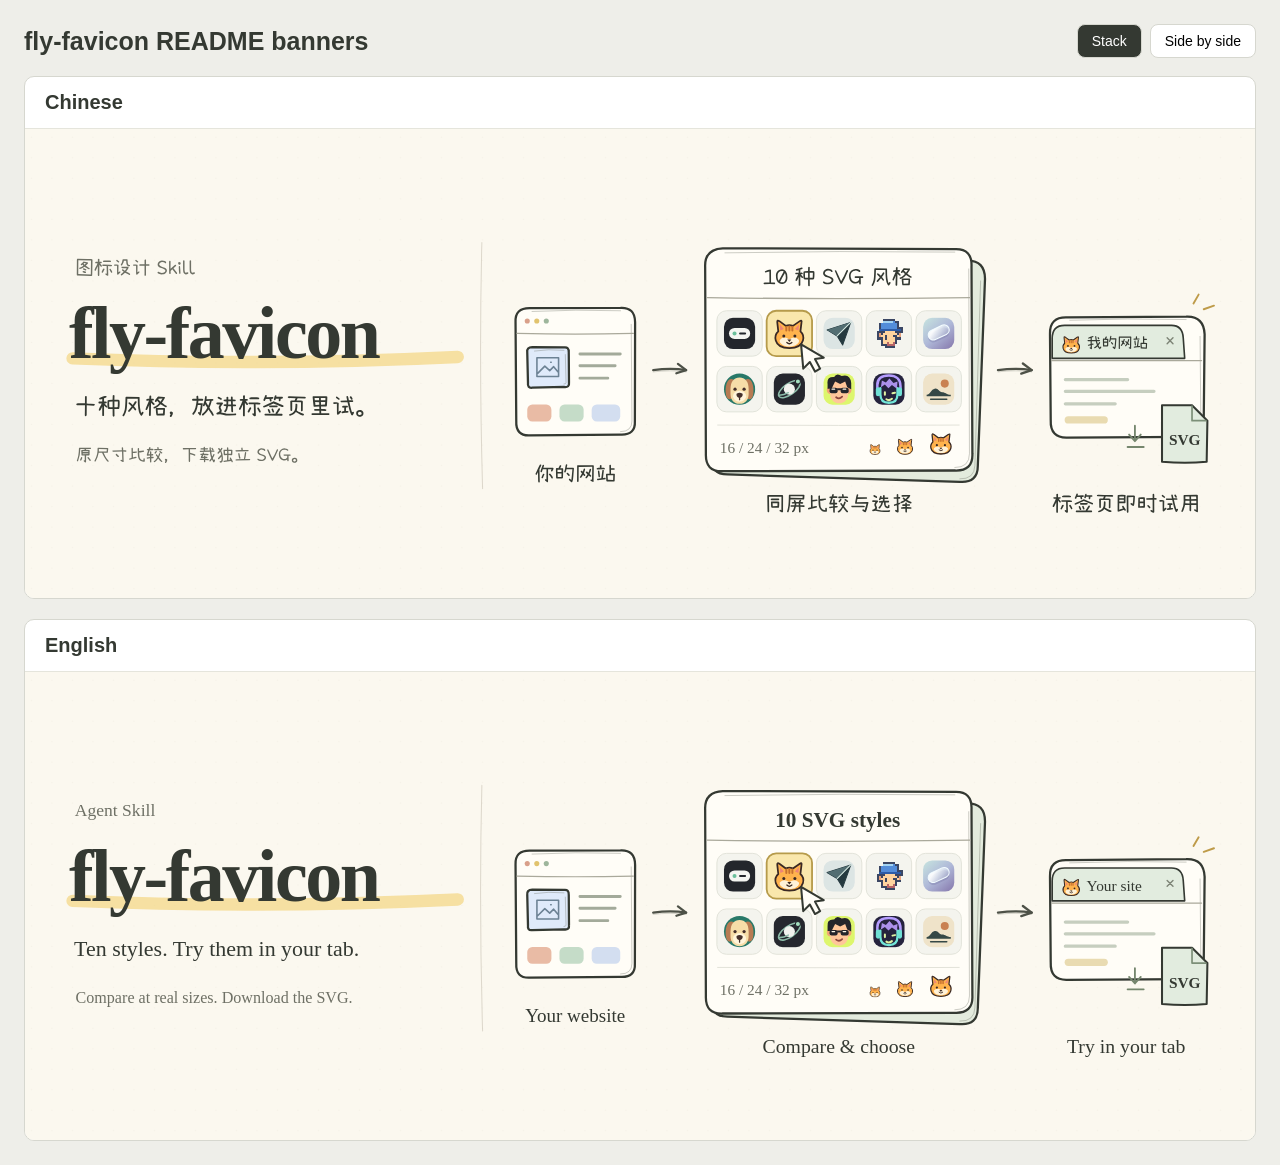
<file: assets/readme/preview.html>
<!doctype html><html lang="en"><head><meta charset="utf-8"><meta name="viewport" content="width=device-width,initial-scale=1"><title>fly-favicon README banners</title><style>
*{box-sizing:border-box}body{margin:0;background:#eeeee9;color:#343932;font-family:Arial,sans-serif}main{max-width:1728px;margin:auto;padding:24px}header{display:flex;align-items:center;justify-content:space-between;gap:20px;margin-bottom:18px}h1{font-size:25px;margin:0}nav{display:flex;gap:8px}button{font:inherit;font-size:14px;padding:8px 14px;background:#fff;border:1px solid #d6d7cf;border-radius:8px;cursor:pointer}button[aria-pressed=true]{background:#343932;color:#fff}.items{display:grid;gap:20px}figure{margin:0;background:#fff;border:1px solid #d6d7cf;border-radius:10px;overflow:hidden}figcaption{padding:14px 20px;border-bottom:1px solid #e5e5dc;font-size:20px;font-weight:600}small{font-size:15px;color:#74776c;font-weight:400;margin-left:18px}figure img{display:block;width:100%;height:auto;cursor:zoom-in}.side .items{grid-template-columns:repeat(2,minmax(0,1fr))}.side figcaption{font-size:16px}.side small{display:block;margin:6px 0 0}dialog{padding:0;border:0;max-width:96vw;max-height:96vh;overflow:auto;background:#fbf8ef}dialog::backdrop{background:#252820bb}dialog img{display:block;width:auto;max-width:none;cursor:zoom-out}@media(max-width:700px){main{padding:12px}header{align-items:start}h1{font-size:18px}figcaption{font-size:16px;padding:12px}small{display:block;margin:5px 0 0;font-size:12px}button{font-size:12px;padding:6px 8px}.side .items{grid-template-columns:1fr}}@media print{nav{display:none}figure{break-inside:avoid}}
</style></head><body><main><header><h1>fly-favicon README banners</h1><nav aria-label="Comparison layout"><button type="button" data-layout="stack" aria-pressed="true">Stack</button><button type="button" data-layout="side" aria-pressed="false">Side by side</button></nav></header><section class="items"><figure><figcaption>Chinese</figcaption><img id="readme-v1" alt="Chinese" src="[data-uri]"></figure><figure><figcaption>English</figcaption><img id="readme-v2" alt="English" src="[data-uri]"></figure></section></main><dialog aria-label="Enlarged banner"><img alt="Enlarged banner preview"></dialog><script>
document.querySelectorAll('[data-layout]').forEach(button=>button.onclick=()=>{document.body.classList.toggle('side',button.dataset.layout==='side');document.querySelectorAll('[data-layout]').forEach(item=>item.setAttribute('aria-pressed',String(item===button)));});const dialog=document.querySelector('dialog');document.querySelectorAll('figure img').forEach(img=>img.onclick=()=>{dialog.querySelector('img').src=img.src;dialog.showModal();});dialog.onclick=()=>dialog.close();
</script></body></html>
</file>
<file: docs/preview.css>
:root {
  font-family: "MiSans", "Segoe UI", "Microsoft YaHei", sans-serif;
  color-scheme: light;
  --page: #f3f2ee;
  --panel: #fcfbf8;
  --stage: #e8e9e3;
  --ink: #252a28;
  --muted: #666e68;
  --line: #222c231a;
  --accent: #35634e;
  --accent-ink: #f8fff9;
  background: var(--page);
  color: var(--ink);
  -webkit-font-smoothing: antialiased;
}
:root[data-theme="dark"] {
  color-scheme: dark;
  --page: #151719;
  --panel: #1b1e20;
  --stage: #222628;
  --ink: #f2f2ed;
  --muted: #a6aca9;
  --line: #ffffff12;
  --accent: #b3d9c3;
  --accent-ink: #1d3328;
}
* { box-sizing: border-box; }
body { margin: 0; }
button, a { -webkit-tap-highlight-color: transparent; }
button { font: inherit; }
a { color: inherit; text-decoration: none; }
button:focus-visible, a:focus-visible { outline: 3px solid var(--accent); outline-offset: 5px; }
img { display: block; }
.page { width: min(1352px, calc(100% - 88px)); margin: 0 auto; }
.masthead { display: flex; justify-content: space-between; align-items: center; gap: 24px; min-height: 84px; border-bottom: 1px solid var(--line); }
.wordmark { font-family: Bahnschrift, "Segoe UI", sans-serif; font-size: 21px; font-weight: 600; letter-spacing: -.7px; white-space: nowrap; }
.wordmark span { margin-left: 9px; color: var(--muted); font-size: 12px; font-weight: 400; letter-spacing: 0; }
.prompt-trigger { flex: 0 0 auto; min-height: 38px; padding: 0 13px; border: 1px solid var(--line); border-radius: 8px; background: transparent; color: var(--muted); font-size: 11px; white-space: nowrap; cursor: pointer; transition: color 160ms, border-color 160ms, background-color 160ms; }
.prompt-trigger:hover { border-color: var(--muted); background: var(--stage); color: var(--ink); }
.star-link { display: inline-flex; align-items: center; gap: 9px; min-height: 40px; color: var(--ink); font-size: 13px; font-weight: 500; white-space: nowrap; transition: color 180ms, transform 180ms; }
.star-icon { flex: 0 0 auto; color: #c6a34f; fill: transparent; transition: fill 180ms, transform 180ms; }
.star-link:hover, .star-link:focus-visible { color: var(--ink); transform: translateY(-1px); }
.star-link:hover .star-icon, .star-link:focus-visible .star-icon { fill: currentColor; transform: rotate(12deg) scale(1.08); }
.prompt-dialog { width: min(600px, calc(100% - 40px)); max-height: calc(100svh - 64px); margin: auto; padding: 26px; overflow: auto; border: 1px solid var(--line); border-radius: 18px; background: var(--panel); color: var(--ink); box-shadow: 0 24px 90px #00000038; }
.prompt-dialog::backdrop { background: #080e13a6; backdrop-filter: blur(4px); }
.prompt-heading { display: flex; align-items: center; justify-content: space-between; gap: 20px; margin-bottom: 20px; }
.prompt-heading h2 { margin: 0; font-size: 19px; font-weight: 600; }
.prompt-close { display: flex; align-items: center; justify-content: center; flex: 0 0 auto; width: 36px; height: 36px; border: 1px solid var(--line); border-radius: 9px; background: transparent; color: var(--muted); cursor: pointer; transition: background-color 160ms, color 160ms; }
.prompt-close:hover { background: var(--stage); color: var(--ink); }
.prompt-text { max-height: min(55svh, 440px); margin: 0; padding: 20px; overflow: auto; border-radius: 10px; background: var(--stage); font: inherit; font-size: 13px; line-height: 1.9; white-space: pre-wrap; overflow-wrap: anywhere; }
html.prompt-open { overflow: hidden; }
.intro { display: flex; align-items: flex-end; justify-content: space-between; gap: 24px; padding: 34px 0 26px; }
.eyebrow { margin: 0 0 10px; color: var(--accent); font-size: 11px; letter-spacing: 2px; }
h1 { margin: 0; font-size: clamp(27px, 3vw, 37px); font-weight: 600; line-height: 1.3; letter-spacing: -1.4px; }
.lede { margin: 12px 0 0; color: var(--muted); font-size: 12px; line-height: 1.8; }
.mobile-break { display: none; }
.theme-control { display: flex; flex: 0 0 auto; gap: 3px; padding: 4px; border: 1px solid var(--line); border-radius: 10px; }
.theme-control button { min-height: 32px; padding: 0 16px; border: 0; border-radius: 6px; background: transparent; color: var(--muted); font-size: 12px; cursor: pointer; }
.theme-control button[aria-pressed="true"] { background: var(--stage); color: var(--ink); }
.selection { display: flex; align-items: center; justify-content: space-between; gap: 22px; min-height: 86px; padding: 16px 20px; border: 1px solid var(--line); border-radius: 14px; background: var(--panel); }
.selected-identity { display: flex; align-items: center; gap: 13px; min-width: 174px; }
.selected-label { margin: 0 0 5px; color: var(--muted); font-size: 10px; letter-spacing: .5px; }
.selected-label span { margin-left: 6px; color: var(--accent); font-variant-numeric: tabular-nums; }
.selection h2 { margin: 0; font-size: 16px; font-weight: 600; }
.selection-actions { display: flex; flex: 0 0 auto; align-items: center; gap: 10px; }
.browser-pair { display: flex; min-width: 0; gap: 12px; }
.browser-tab { display: flex; align-items: center; gap: 9px; width: 245px; min-width: 0; min-height: 38px; padding: 9px 12px; border: 1px solid #0000000d; border-radius: 9px 9px 3px 3px; font-family: "Segoe UI", "Microsoft YaHei", sans-serif; font-size: 10px; }
.browser-tab--light { background: #eeeff1; color: #41454b; }
.browser-tab--dark { border-color: #ffffff12; background: #2d3037; color: #eceef1; }
.browser-tab > span:first-of-type { overflow: hidden; white-space: nowrap; text-overflow: ellipsis; }
.browser-tab img { flex: 0 0 16px; }
.tab-close { margin-left: auto; padding-left: 5px; font-size: 16px; line-height: 12px; }
.download { display: flex; align-items: center; justify-content: center; gap: 14px; min-height: 38px; padding: 0 15px; border: 1px solid var(--line); border-radius: 8px; font-size: 11px; white-space: nowrap; }
.download:hover { border-color: var(--accent); }
.download span { font-size: 16px; }
.directions { display: grid; grid-template-columns: repeat(5, minmax(0, 1fr)); gap: 14px; margin-top: 24px; }
.direction { position: relative; display: flex; flex-direction: column; min-width: 0; padding: 16px; border: 1px solid var(--line); border-radius: 13px; background: var(--panel); color: var(--ink); text-align: left; cursor: pointer; transition: border-color 140ms, background-color 140ms; }
.direction:hover { border-color: var(--muted); }
.direction[aria-pressed="true"] { border-color: var(--accent); }
.direction-meta { display: flex; align-items: center; justify-content: space-between; gap: 6px; color: var(--muted); font-size: 10px; }
.direction-number { font-size: 11px; font-variant-numeric: tabular-nums; letter-spacing: 1px; }
.direction-state { display: inline-flex; align-items: center; gap: 5px; color: var(--accent); opacity: 0; }
.direction-state::before { width: 4px; height: 4px; border-radius: 50%; background: currentColor; content: ""; }
.direction[aria-pressed="true"] .direction-state { opacity: 1; }
.artwork { display: flex; align-items: center; justify-content: center; height: 118px; }
.artwork img { width: 80px; height: 80px; filter: drop-shadow(0 6px 9px #00000012); }
.direction-title { display: block; margin: 0; font-size: 16px; font-weight: 600; line-height: 1.4; }
.direction-category { display: block; margin-top: 4px; color: var(--accent); font-size: 10px; }
.direction-description { display: block; min-height: 38px; margin: 10px 0 14px; color: var(--muted); font-size: 11px; line-height: 1.7; }
.samples { display: grid; grid-template-columns: repeat(3, minmax(0, 1fr)); align-items: center; justify-items: center; gap: 8px; min-height: 42px; padding: 5px 8px; border: 1px solid #0000000d; border-radius: 6px; }
.samples--light { background: #eeeff1; }
.samples--dark { margin-top: 5px; border-color: #ffffff0f; background: #2d3037; }
.sizes { display: grid; grid-template-columns: repeat(3, 1fr); padding: 7px 8px 0; color: var(--muted); font-size: 9px; font-variant-numeric: tabular-nums; text-align: center; }
footer { display: flex; align-items: center; justify-content: space-between; gap: 20px; margin-top: 24px; padding: 18px 0 24px; border-top: 1px solid var(--line); color: var(--muted); font-size: 10px; line-height: 1.8; }
footer p { margin: 0; }
footer strong { color: var(--ink); font-weight: 500; }
.visually-hidden { position: absolute; width: 1px; height: 1px; overflow: hidden; clip-path: inset(50%); white-space: nowrap; }
@media (min-width: 1700px) { .page { width: min(1450px, calc(100% - 120px)); } .artwork { height: 144px; } .artwork img { width: 96px; height: 96px; } }
@media (max-width: 1190px) {
  .page { width: calc(100% - 56px); }
  .directions { grid-template-columns: repeat(3, minmax(0, 1fr)); }
  .browser-tab { width: 203px; }
  .selection { gap: 14px; padding: 14px; }
  .selected-identity { min-width: 150px; }
  .browser-pair { gap: 8px; }
}
@media (max-width: 900px) {
  .selection { flex-wrap: wrap; }
  .browser-pair { order: 3; width: 100%; }
  .browser-tab { width: calc(50% - 4px); }
  .intro { align-items: flex-start; }
  .theme-control { margin-top: 25px; }
  .mobile-break { display: initial; }
}
@media (max-width: 650px) {
  .page { width: calc(100% - 32px); }
  .masthead { gap: 10px; min-height: 68px; padding: 14px 0; }
  .wordmark { font-size: 18px; }
  .wordmark span { font-size: 10px; }
  .star-link { gap: 6px; font-size: 12px; }
  .prompt-trigger { min-height: 34px; }
  .prompt-dialog { width: calc(100% - 32px); padding: 20px; }
  .prompt-text { padding: 16px; }
  .intro { flex-wrap: wrap; gap: 16px; padding: 26px 0 20px; }
  h1 { font-size: clamp(25px, 6.8vw, 36px); letter-spacing: -1px; }
  .lede { font-size: 11px; }
  .theme-control { margin: 0; }
  .theme-control button { min-height: 30px; }
  .selected-identity { gap: 10px; min-width: 0; }
  .selected-identity img { width: 40px; height: 40px; }
  .selection h2 { font-size: 14px; }
  .download { gap: 8px; padding: 0 10px; font-size: 10px; }
  .browser-tab { gap: 6px; min-width: 0; padding: 8px; font-size: 9px; }
  .tab-close { padding-left: 0; }
  .directions { grid-template-columns: repeat(2, minmax(0, 1fr)); gap: 10px; }
  .direction { padding: 12px; }
  .artwork { height: 103px; }
  .artwork img { width: 72px; height: 72px; }
  .direction-title { font-size: 15px; }
  .direction-description { min-height: 56px; margin-bottom: 12px; font-size: 10px; }
  .samples { gap: 3px; padding-right: 3px; padding-left: 3px; }
  footer { flex-direction: column; align-items: flex-start; gap: 8px; }
}
@media (max-width: 380px) { .wordmark span { display: block; margin: 4px 0 0; } }
@media (prefers-reduced-motion: reduce) { *, *::before, *::after { transition: none !important; } }
</file>
<file: docs/living-heads-01/preview.css>
:root {
  font-family: "MiSans", "Segoe UI", "Microsoft YaHei", sans-serif;
  color-scheme: light;
  --page: #f3f2ee;
  --panel: #fcfbf8;
  --stage: #e8e9e3;
  --ink: #252a28;
  --muted: #666e68;
  --line: #222c231a;
  --accent: #35634e;
  --accent-ink: #f8fff9;
  background: var(--page);
  color: var(--ink);
  -webkit-font-smoothing: antialiased;
}
:root[data-theme="dark"] {
  color-scheme: dark;
  --page: #151719;
  --panel: #1b1e20;
  --stage: #222628;
  --ink: #f2f2ed;
  --muted: #a6aca9;
  --line: #ffffff12;
  --accent: #b3d9c3;
  --accent-ink: #1d3328;
}
* { box-sizing: border-box; }
body { margin: 0; }
button, a { -webkit-tap-highlight-color: transparent; }
button { font: inherit; }
a { color: inherit; text-decoration: none; }
button:focus-visible, a:focus-visible { outline: 3px solid var(--accent); outline-offset: 5px; }
img { display: block; }
.page { width: min(1352px, calc(100% - 88px)); margin: 0 auto; }
.masthead { display: flex; justify-content: space-between; align-items: center; gap: 24px; min-height: 84px; border-bottom: 1px solid var(--line); }
.wordmark { font-family: Bahnschrift, "Segoe UI", sans-serif; font-size: 21px; font-weight: 600; letter-spacing: -.7px; white-space: nowrap; }
.wordmark span { margin-left: 9px; color: var(--muted); font-size: 12px; font-weight: 400; letter-spacing: 0; }
.prompt-trigger { flex: 0 0 auto; min-height: 38px; padding: 0 13px; border: 1px solid var(--line); border-radius: 8px; background: transparent; color: var(--muted); font-size: 11px; white-space: nowrap; cursor: pointer; transition: color 160ms, border-color 160ms, background-color 160ms; }
.prompt-trigger:hover { border-color: var(--muted); background: var(--stage); color: var(--ink); }
.star-link { display: inline-flex; align-items: center; gap: 9px; min-height: 40px; color: var(--ink); font-size: 13px; font-weight: 500; white-space: nowrap; transition: color 180ms, transform 180ms; }
.star-icon { flex: 0 0 auto; color: #c6a34f; fill: transparent; transition: fill 180ms, transform 180ms; }
.star-link:hover, .star-link:focus-visible { color: var(--ink); transform: translateY(-1px); }
.star-link:hover .star-icon, .star-link:focus-visible .star-icon { fill: currentColor; transform: rotate(12deg) scale(1.08); }
.prompt-dialog { width: min(600px, calc(100% - 40px)); max-height: calc(100svh - 64px); margin: auto; padding: 26px; overflow: auto; border: 1px solid var(--line); border-radius: 18px; background: var(--panel); color: var(--ink); box-shadow: 0 24px 90px #00000038; }
.prompt-dialog::backdrop { background: #080e13a6; backdrop-filter: blur(4px); }
.prompt-heading { display: flex; align-items: center; justify-content: space-between; gap: 20px; margin-bottom: 20px; }
.prompt-heading h2 { margin: 0; font-size: 19px; font-weight: 600; }
.prompt-close { display: flex; align-items: center; justify-content: center; flex: 0 0 auto; width: 36px; height: 36px; border: 1px solid var(--line); border-radius: 9px; background: transparent; color: var(--muted); cursor: pointer; transition: background-color 160ms, color 160ms; }
.prompt-close:hover { background: var(--stage); color: var(--ink); }
.prompt-text { max-height: min(55svh, 440px); margin: 0; padding: 20px; overflow: auto; border-radius: 10px; background: var(--stage); font: inherit; font-size: 13px; line-height: 1.9; white-space: pre-wrap; overflow-wrap: anywhere; }
html.prompt-open { overflow: hidden; }
.intro { display: flex; align-items: flex-end; justify-content: space-between; gap: 24px; padding: 34px 0 26px; }
.eyebrow { margin: 0 0 10px; color: var(--accent); font-size: 11px; letter-spacing: 2px; }
h1 { margin: 0; font-size: clamp(27px, 3vw, 37px); font-weight: 600; line-height: 1.3; letter-spacing: -1.4px; }
.lede { margin: 12px 0 0; color: var(--muted); font-size: 12px; line-height: 1.8; }
.mobile-break { display: none; }
.theme-control { display: flex; flex: 0 0 auto; gap: 3px; padding: 4px; border: 1px solid var(--line); border-radius: 10px; }
.theme-control button { min-height: 32px; padding: 0 16px; border: 0; border-radius: 6px; background: transparent; color: var(--muted); font-size: 12px; cursor: pointer; }
.theme-control button[aria-pressed="true"] { background: var(--stage); color: var(--ink); }
.selection { display: flex; align-items: center; justify-content: space-between; gap: 22px; min-height: 86px; padding: 16px 20px; border: 1px solid var(--line); border-radius: 14px; background: var(--panel); }
.selected-identity { display: flex; align-items: center; gap: 13px; min-width: 174px; }
.selected-label { margin: 0 0 5px; color: var(--muted); font-size: 10px; letter-spacing: .5px; }
.selected-label span { margin-left: 6px; color: var(--accent); font-variant-numeric: tabular-nums; }
.selection h2 { margin: 0; font-size: 16px; font-weight: 600; }
.selection-actions { display: flex; flex: 0 0 auto; align-items: center; gap: 10px; }
.browser-pair { display: flex; min-width: 0; gap: 12px; }
.browser-tab { display: flex; align-items: center; gap: 9px; width: 245px; min-width: 0; min-height: 38px; padding: 9px 12px; border: 1px solid #0000000d; border-radius: 9px 9px 3px 3px; font-family: "Segoe UI", "Microsoft YaHei", sans-serif; font-size: 10px; }
.browser-tab--light { background: #eeeff1; color: #41454b; }
.browser-tab--dark { border-color: #ffffff12; background: #2d3037; color: #eceef1; }
.browser-tab > span:first-of-type { overflow: hidden; white-space: nowrap; text-overflow: ellipsis; }
.browser-tab img { flex: 0 0 16px; }
.tab-close { margin-left: auto; padding-left: 5px; font-size: 16px; line-height: 12px; }
.download { display: flex; align-items: center; justify-content: center; gap: 14px; min-height: 38px; padding: 0 15px; border: 1px solid var(--line); border-radius: 8px; font-size: 11px; white-space: nowrap; }
.download:hover { border-color: var(--accent); }
.download span { font-size: 16px; }
.directions { display: grid; grid-template-columns: repeat(5, minmax(0, 1fr)); gap: 14px; margin-top: 24px; }
.direction { position: relative; display: flex; flex-direction: column; min-width: 0; padding: 16px; border: 1px solid var(--line); border-radius: 13px; background: var(--panel); color: var(--ink); text-align: left; cursor: pointer; transition: border-color 140ms, background-color 140ms; }
.direction:hover { border-color: var(--muted); }
.direction[aria-pressed="true"] { border-color: var(--accent); }
.direction-meta { display: flex; align-items: center; justify-content: space-between; gap: 6px; color: var(--muted); font-size: 10px; }
.direction-number { font-size: 11px; font-variant-numeric: tabular-nums; letter-spacing: 1px; }
.direction-state { display: inline-flex; align-items: center; gap: 5px; color: var(--accent); opacity: 0; }
.direction-state::before { width: 4px; height: 4px; border-radius: 50%; background: currentColor; content: ""; }
.direction[aria-pressed="true"] .direction-state { opacity: 1; }
.artwork { display: flex; align-items: center; justify-content: center; height: 118px; }
.artwork img { width: 80px; height: 80px; filter: drop-shadow(0 6px 9px #00000012); }
.direction-title { display: block; margin: 0; font-size: 16px; font-weight: 600; line-height: 1.4; }
.direction-category { display: block; margin-top: 4px; color: var(--accent); font-size: 10px; }
.direction-description { display: block; min-height: 38px; margin: 10px 0 14px; color: var(--muted); font-size: 11px; line-height: 1.7; }
.samples { display: grid; grid-template-columns: repeat(3, minmax(0, 1fr)); align-items: center; justify-items: center; gap: 8px; min-height: 42px; padding: 5px 8px; border: 1px solid #0000000d; border-radius: 6px; }
.samples--light { background: #eeeff1; }
.samples--dark { margin-top: 5px; border-color: #ffffff0f; background: #2d3037; }
.sizes { display: grid; grid-template-columns: repeat(3, 1fr); padding: 7px 8px 0; color: var(--muted); font-size: 9px; font-variant-numeric: tabular-nums; text-align: center; }
footer { display: flex; align-items: center; justify-content: space-between; gap: 20px; margin-top: 24px; padding: 18px 0 24px; border-top: 1px solid var(--line); color: var(--muted); font-size: 10px; line-height: 1.8; }
footer p { margin: 0; }
footer strong { color: var(--ink); font-weight: 500; }
.visually-hidden { position: absolute; width: 1px; height: 1px; overflow: hidden; clip-path: inset(50%); white-space: nowrap; }
@media (min-width: 1700px) { .page { width: min(1450px, calc(100% - 120px)); } .artwork { height: 144px; } .artwork img { width: 96px; height: 96px; } }
@media (max-width: 1190px) {
  .page { width: calc(100% - 56px); }
  .directions { grid-template-columns: repeat(3, minmax(0, 1fr)); }
  .browser-tab { width: 203px; }
  .selection { gap: 14px; padding: 14px; }
  .selected-identity { min-width: 150px; }
  .browser-pair { gap: 8px; }
}
@media (max-width: 900px) {
  .selection { flex-wrap: wrap; }
  .browser-pair { order: 3; width: 100%; }
  .browser-tab { width: calc(50% - 4px); }
  .intro { align-items: flex-start; }
  .theme-control { margin-top: 25px; }
  .mobile-break { display: initial; }
}
@media (max-width: 650px) {
  .page { width: calc(100% - 32px); }
  .masthead { gap: 10px; min-height: 68px; padding: 14px 0; }
  .wordmark { font-size: 18px; }
  .wordmark span { font-size: 10px; }
  .star-link { gap: 6px; font-size: 12px; }
  .prompt-trigger { min-height: 34px; }
  .prompt-dialog { width: calc(100% - 32px); padding: 20px; }
  .prompt-text { padding: 16px; }
  .intro { flex-wrap: wrap; gap: 16px; padding: 26px 0 20px; }
  h1 { font-size: clamp(25px, 6.8vw, 36px); letter-spacing: -1px; }
  .lede { font-size: 11px; }
  .theme-control { margin: 0; }
  .theme-control button { min-height: 30px; }
  .selected-identity { gap: 10px; min-width: 0; }
  .selected-identity img { width: 40px; height: 40px; }
  .selection h2 { font-size: 14px; }
  .download { gap: 8px; padding: 0 10px; font-size: 10px; }
  .browser-tab { gap: 6px; min-width: 0; padding: 8px; font-size: 9px; }
  .tab-close { padding-left: 0; }
  .directions { grid-template-columns: repeat(2, minmax(0, 1fr)); gap: 10px; }
  .direction { padding: 12px; }
  .artwork { height: 103px; }
  .artwork img { width: 72px; height: 72px; }
  .direction-title { font-size: 15px; }
  .direction-description { min-height: 56px; margin-bottom: 12px; font-size: 10px; }
  .samples { gap: 3px; padding-right: 3px; padding-left: 3px; }
  footer { flex-direction: column; align-items: flex-start; gap: 8px; }
}
@media (max-width: 380px) { .wordmark span { display: block; margin: 4px 0 0; } }
@media (prefers-reduced-motion: reduce) { *, *::before, *::after { transition: none !important; } }
</file>
<file: docs/pixel-player-styles-03/preview.css>
:root {
  font-family: "MiSans", "Segoe UI", "Microsoft YaHei", sans-serif;
  color-scheme: light;
  --page: #f3f2ee;
  --panel: #fcfbf8;
  --stage: #e8e9e3;
  --ink: #252a28;
  --muted: #666e68;
  --line: #222c231a;
  --accent: #35634e;
  --accent-ink: #f8fff9;
  background: var(--page);
  color: var(--ink);
  -webkit-font-smoothing: antialiased;
}
:root[data-theme="dark"] {
  color-scheme: dark;
  --page: #151719;
  --panel: #1b1e20;
  --stage: #222628;
  --ink: #f2f2ed;
  --muted: #a6aca9;
  --line: #ffffff12;
  --accent: #b3d9c3;
  --accent-ink: #1d3328;
}
* { box-sizing: border-box; }
body { margin: 0; }
button, a { -webkit-tap-highlight-color: transparent; }
button { font: inherit; }
a { color: inherit; text-decoration: none; }
button:focus-visible, a:focus-visible { outline: 3px solid var(--accent); outline-offset: 5px; }
img { display: block; }
.page { width: min(1352px, calc(100% - 88px)); margin: 0 auto; }
.masthead { display: flex; justify-content: space-between; align-items: center; gap: 24px; min-height: 84px; border-bottom: 1px solid var(--line); }
.wordmark { font-family: Bahnschrift, "Segoe UI", sans-serif; font-size: 21px; font-weight: 600; letter-spacing: -.7px; white-space: nowrap; }
.wordmark span { margin-left: 9px; color: var(--muted); font-size: 12px; font-weight: 400; letter-spacing: 0; }
.prompt-trigger { flex: 0 0 auto; min-height: 38px; padding: 0 13px; border: 1px solid var(--line); border-radius: 8px; background: transparent; color: var(--muted); font-size: 11px; white-space: nowrap; cursor: pointer; transition: color 160ms, border-color 160ms, background-color 160ms; }
.prompt-trigger:hover { border-color: var(--muted); background: var(--stage); color: var(--ink); }
.star-link { display: inline-flex; align-items: center; gap: 9px; min-height: 40px; color: var(--ink); font-size: 13px; font-weight: 500; white-space: nowrap; transition: color 180ms, transform 180ms; }
.star-icon { flex: 0 0 auto; color: #c6a34f; fill: transparent; transition: fill 180ms, transform 180ms; }
.star-link:hover, .star-link:focus-visible { color: var(--ink); transform: translateY(-1px); }
.star-link:hover .star-icon, .star-link:focus-visible .star-icon { fill: currentColor; transform: rotate(12deg) scale(1.08); }
.prompt-dialog { width: min(600px, calc(100% - 40px)); max-height: calc(100svh - 64px); margin: auto; padding: 26px; overflow: auto; border: 1px solid var(--line); border-radius: 18px; background: var(--panel); color: var(--ink); box-shadow: 0 24px 90px #00000038; }
.prompt-dialog::backdrop { background: #080e13a6; backdrop-filter: blur(4px); }
.prompt-heading { display: flex; align-items: center; justify-content: space-between; gap: 20px; margin-bottom: 20px; }
.prompt-heading h2 { margin: 0; font-size: 19px; font-weight: 600; }
.prompt-close { display: flex; align-items: center; justify-content: center; flex: 0 0 auto; width: 36px; height: 36px; border: 1px solid var(--line); border-radius: 9px; background: transparent; color: var(--muted); cursor: pointer; transition: background-color 160ms, color 160ms; }
.prompt-close:hover { background: var(--stage); color: var(--ink); }
.prompt-text { max-height: min(55svh, 440px); margin: 0; padding: 20px; overflow: auto; border-radius: 10px; background: var(--stage); font: inherit; font-size: 13px; line-height: 1.9; white-space: pre-wrap; overflow-wrap: anywhere; }
html.prompt-open { overflow: hidden; }
.intro { display: flex; align-items: flex-end; justify-content: space-between; gap: 24px; padding: 34px 0 26px; }
.eyebrow { margin: 0 0 10px; color: var(--accent); font-size: 11px; letter-spacing: 2px; }
h1 { margin: 0; font-size: clamp(27px, 3vw, 37px); font-weight: 600; line-height: 1.3; letter-spacing: -1.4px; }
.lede { margin: 12px 0 0; color: var(--muted); font-size: 12px; line-height: 1.8; }
.mobile-break { display: none; }
.theme-control { display: flex; flex: 0 0 auto; gap: 3px; padding: 4px; border: 1px solid var(--line); border-radius: 10px; }
.theme-control button { min-height: 32px; padding: 0 16px; border: 0; border-radius: 6px; background: transparent; color: var(--muted); font-size: 12px; cursor: pointer; }
.theme-control button[aria-pressed="true"] { background: var(--stage); color: var(--ink); }
.selection { display: flex; align-items: center; justify-content: space-between; gap: 22px; min-height: 86px; padding: 16px 20px; border: 1px solid var(--line); border-radius: 14px; background: var(--panel); }
.selected-identity { display: flex; align-items: center; gap: 13px; min-width: 174px; }
.selected-label { margin: 0 0 5px; color: var(--muted); font-size: 10px; letter-spacing: .5px; }
.selected-label span { margin-left: 6px; color: var(--accent); font-variant-numeric: tabular-nums; }
.selection h2 { margin: 0; font-size: 16px; font-weight: 600; }
.selection-actions { display: flex; flex: 0 0 auto; align-items: center; gap: 10px; }
.browser-pair { display: flex; min-width: 0; gap: 12px; }
.browser-tab { display: flex; align-items: center; gap: 9px; width: 245px; min-width: 0; min-height: 38px; padding: 9px 12px; border: 1px solid #0000000d; border-radius: 9px 9px 3px 3px; font-family: "Segoe UI", "Microsoft YaHei", sans-serif; font-size: 10px; }
.browser-tab--light { background: #eeeff1; color: #41454b; }
.browser-tab--dark { border-color: #ffffff12; background: #2d3037; color: #eceef1; }
.browser-tab > span:first-of-type { overflow: hidden; white-space: nowrap; text-overflow: ellipsis; }
.browser-tab img { flex: 0 0 16px; }
.tab-close { margin-left: auto; padding-left: 5px; font-size: 16px; line-height: 12px; }
.download { display: flex; align-items: center; justify-content: center; gap: 14px; min-height: 38px; padding: 0 15px; border: 1px solid var(--line); border-radius: 8px; font-size: 11px; white-space: nowrap; }
.download:hover { border-color: var(--accent); }
.download span { font-size: 16px; }
.directions { display: grid; grid-template-columns: repeat(5, minmax(0, 1fr)); gap: 14px; margin-top: 24px; }
.direction { position: relative; display: flex; flex-direction: column; min-width: 0; padding: 16px; border: 1px solid var(--line); border-radius: 13px; background: var(--panel); color: var(--ink); text-align: left; cursor: pointer; transition: border-color 140ms, background-color 140ms; }
.direction:hover { border-color: var(--muted); }
.direction[aria-pressed="true"] { border-color: var(--accent); }
.direction-meta { display: flex; align-items: center; justify-content: space-between; gap: 6px; color: var(--muted); font-size: 10px; }
.direction-number { font-size: 11px; font-variant-numeric: tabular-nums; letter-spacing: 1px; }
.direction-state { display: inline-flex; align-items: center; gap: 5px; color: var(--accent); opacity: 0; }
.direction-state::before { width: 4px; height: 4px; border-radius: 50%; background: currentColor; content: ""; }
.direction[aria-pressed="true"] .direction-state { opacity: 1; }
.artwork { display: flex; align-items: center; justify-content: center; height: 118px; }
.artwork img { width: 80px; height: 80px; filter: drop-shadow(0 6px 9px #00000012); }
.direction-title { display: block; margin: 0; font-size: 16px; font-weight: 600; line-height: 1.4; }
.direction-category { display: block; margin-top: 4px; color: var(--accent); font-size: 10px; }
.direction-description { display: block; min-height: 38px; margin: 10px 0 14px; color: var(--muted); font-size: 11px; line-height: 1.7; }
.samples { display: grid; grid-template-columns: repeat(3, minmax(0, 1fr)); align-items: center; justify-items: center; gap: 8px; min-height: 42px; padding: 5px 8px; border: 1px solid #0000000d; border-radius: 6px; }
.samples--light { background: #eeeff1; }
.samples--dark { margin-top: 5px; border-color: #ffffff0f; background: #2d3037; }
.sizes { display: grid; grid-template-columns: repeat(3, 1fr); padding: 7px 8px 0; color: var(--muted); font-size: 9px; font-variant-numeric: tabular-nums; text-align: center; }
footer { display: flex; align-items: center; justify-content: space-between; gap: 20px; margin-top: 24px; padding: 18px 0 24px; border-top: 1px solid var(--line); color: var(--muted); font-size: 10px; line-height: 1.8; }
footer p { margin: 0; }
footer strong { color: var(--ink); font-weight: 500; }
.visually-hidden { position: absolute; width: 1px; height: 1px; overflow: hidden; clip-path: inset(50%); white-space: nowrap; }
@media (min-width: 1700px) { .page { width: min(1450px, calc(100% - 120px)); } .artwork { height: 144px; } .artwork img { width: 96px; height: 96px; } }
@media (max-width: 1190px) {
  .page { width: calc(100% - 56px); }
  .directions { grid-template-columns: repeat(3, minmax(0, 1fr)); }
  .browser-tab { width: 203px; }
  .selection { gap: 14px; padding: 14px; }
  .selected-identity { min-width: 150px; }
  .browser-pair { gap: 8px; }
}
@media (max-width: 900px) {
  .selection { flex-wrap: wrap; }
  .browser-pair { order: 3; width: 100%; }
  .browser-tab { width: calc(50% - 4px); }
  .intro { align-items: flex-start; }
  .theme-control { margin-top: 25px; }
  .mobile-break { display: initial; }
}
@media (max-width: 650px) {
  .page { width: calc(100% - 32px); }
  .masthead { gap: 10px; min-height: 68px; padding: 14px 0; }
  .wordmark { font-size: 18px; }
  .wordmark span { font-size: 10px; }
  .star-link { gap: 6px; font-size: 12px; }
  .prompt-trigger { min-height: 34px; }
  .prompt-dialog { width: calc(100% - 32px); padding: 20px; }
  .prompt-text { padding: 16px; }
  .intro { flex-wrap: wrap; gap: 16px; padding: 26px 0 20px; }
  h1 { font-size: clamp(25px, 6.8vw, 36px); letter-spacing: -1px; }
  .lede { font-size: 11px; }
  .theme-control { margin: 0; }
  .theme-control button { min-height: 30px; }
  .selected-identity { gap: 10px; min-width: 0; }
  .selected-identity img { width: 40px; height: 40px; }
  .selection h2 { font-size: 14px; }
  .download { gap: 8px; padding: 0 10px; font-size: 10px; }
  .browser-tab { gap: 6px; min-width: 0; padding: 8px; font-size: 9px; }
  .tab-close { padding-left: 0; }
  .directions { grid-template-columns: repeat(2, minmax(0, 1fr)); gap: 10px; }
  .direction { padding: 12px; }
  .artwork { height: 103px; }
  .artwork img { width: 72px; height: 72px; }
  .direction-title { font-size: 15px; }
  .direction-description { min-height: 56px; margin-bottom: 12px; font-size: 10px; }
  .samples { gap: 3px; padding-right: 3px; padding-left: 3px; }
  footer { flex-direction: column; align-items: flex-start; gap: 8px; }
}
@media (max-width: 380px) { .wordmark span { display: block; margin: 4px 0 0; } }
/* Ten candidates stay in two rows of five at the project's desktop sizes. */
@media (min-width: 1000px) {
  .directions { grid-template-columns: repeat(5, minmax(0, 1fr)); }
}
@media (prefers-reduced-motion: reduce) { *, *::before, *::after { transition: none !important; } }
</file>
